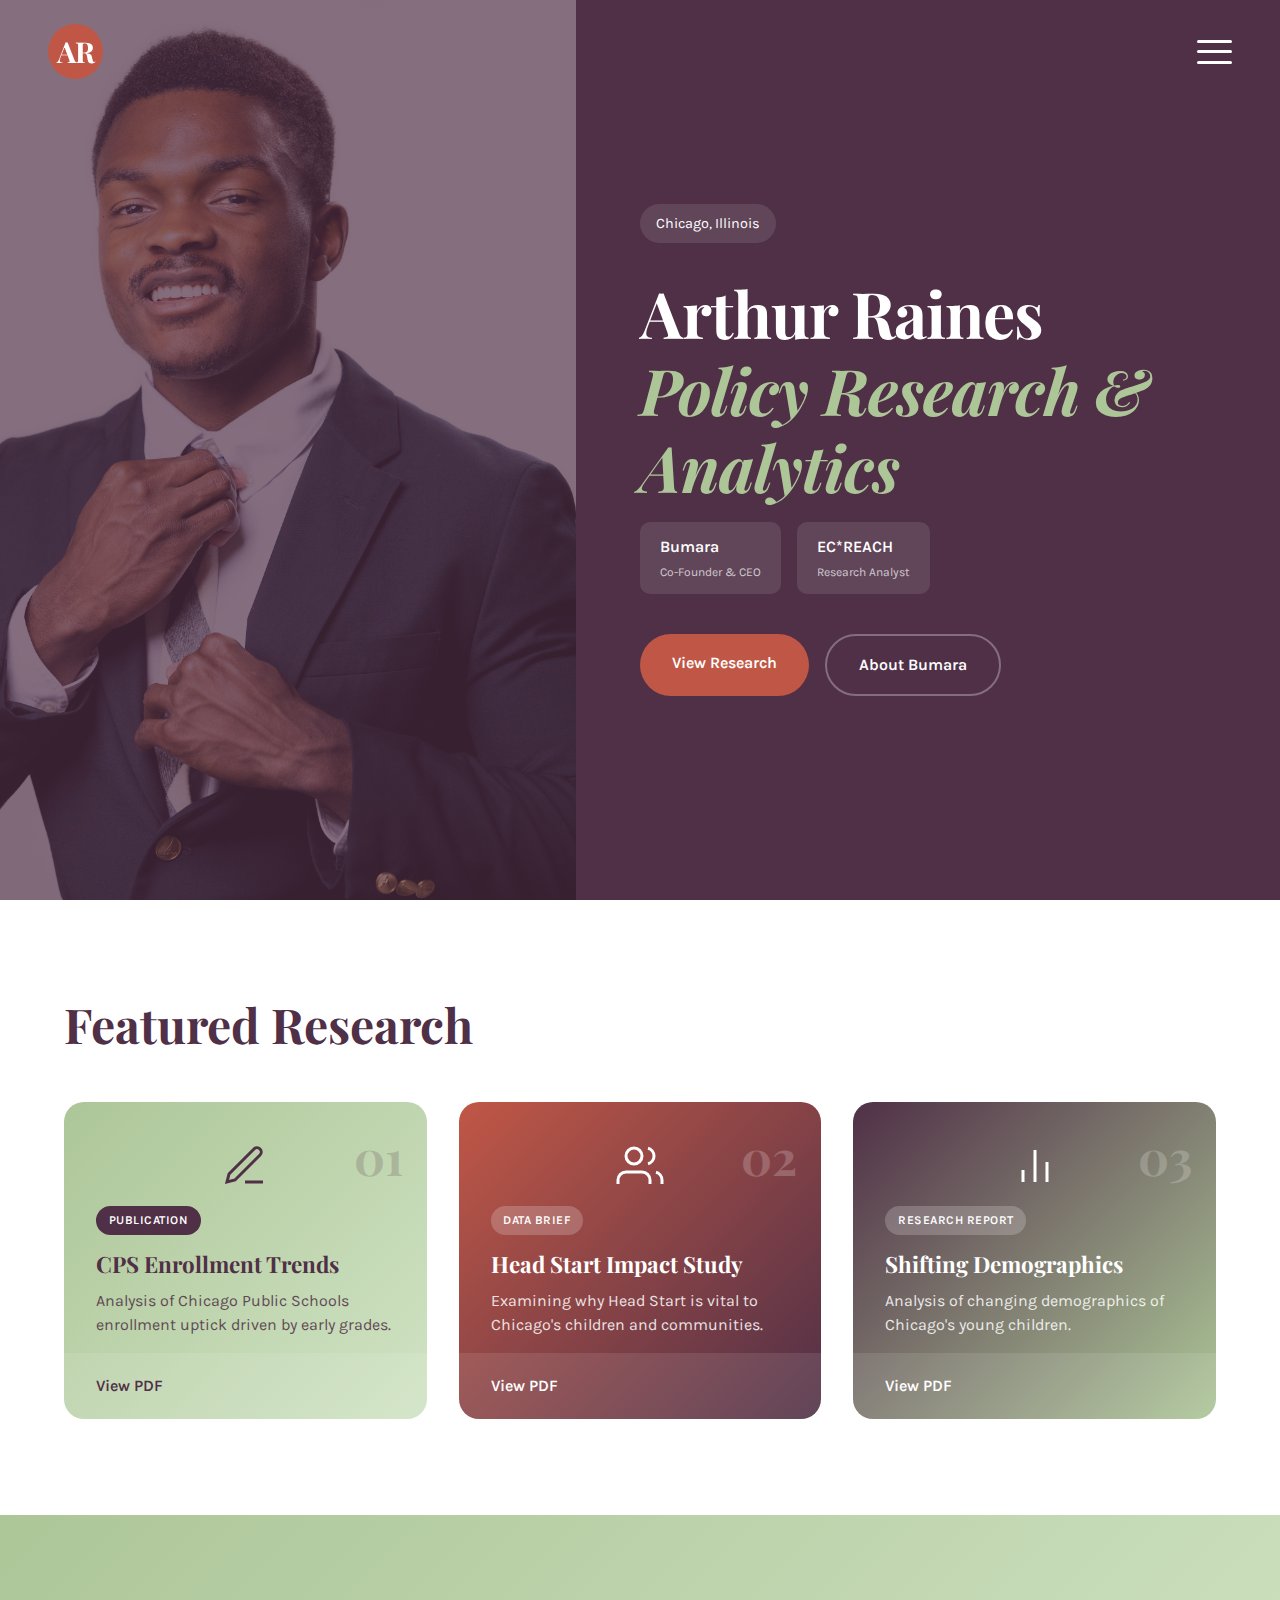
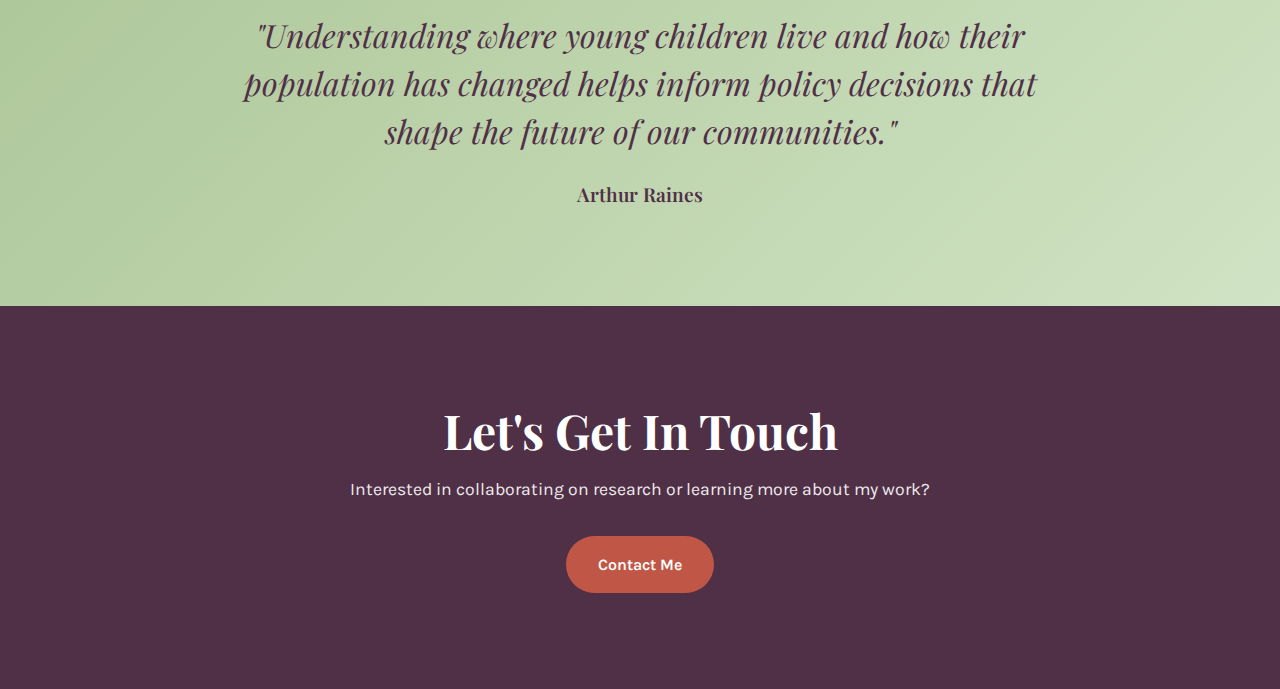
<file: index.html>
<!DOCTYPE html>
<html lang="en">
<head>
    <meta charset="UTF-8">
    <meta name="viewport" content="width=device-width, initial-scale=1.0">
    <title>Arthur Raines | Policy Research & Data Analytics</title>
    <link rel="preconnect" href="https://fonts.googleapis.com">
    <link rel="preconnect" href="https://fonts.gstatic.com" crossorigin>
    <link href="https://fonts.googleapis.com/css2?family=Playfair+Display:ital,wght@0,400;0,600;0,700;1,400&family=Karla:wght@400;500;600;700&display=swap" rel="stylesheet">
    <link rel="stylesheet" href="css/main.css">
    <link rel="stylesheet" href="css/home.css">
</head>
<body>
<!-- Navigation -->
<nav class="nav nav--dark">
    <a href="index.html" class="logo logo--light">AR</a>
    <div class="hamburger hamburger--light" id="hamburger">
        <span></span>
        <span></span>
        <span></span>
    </div>
</nav>

<!-- Nav Overlay -->
<div class="nav-overlay" id="navOverlay">
    <ul class="nav-menu">
        <li><a href="index.html">Home</a></li>
        <li><a href="#research">Research</a></li>
        <li><a href="bumara.html">Bumara</a></li>
        <li><a href="about.html">About</a></li>
        <li><a href="#contact" class="cta">Get In Touch</a></li>
    </ul>
</div>

<!-- Hero -->
<section class="hero">
    <div class="hero__image">
        <div class="hero__placeholder">
            <img src="images/me.JPG" alt="Arthur Raines" class="hero__img">
        </div>
    </div>
    <div class="hero__content">
        <p class="hero__location">Chicago, Illinois</p>
        <h1 class="hero__title">
            Arthur Raines<br>
            <em>Policy Research & Analytics</em>
        </h1>
<!--        <p class="hero__text">-->
<!--            Transforming complex data into actionable insights for early childhood education policy.-->
<!--        </p>-->
        <div class="hero__tags">
            <span class="tag">Bumara<small>Co-Founder & CEO</small></span>
            <span class="tag">EC*REACH<small>Research Analyst</small></span>
        </div>
        <div class="hero__buttons">
            <a href="#research" class="btn btn--primary">View Research</a>
            <a href="bumara.html" class="btn btn--outline-light">About Bumara</a>
        </div>
    </div>
</section>

<!-- Research -->
<section class="research" id="research">
    <h2 class="research__title">Featured Research</h2>
    <div class="research__grid">
        <article class="card card--sage">
            <span class="card__number">01</span>
            <div class="card__icon">
                <svg width="48" height="48" viewBox="0 0 24 24" fill="none" stroke="currentColor" stroke-width="1.5">
                    <path d="M12 20h9M16.5 3.5a2.1 2.1 0 013 3L7 19l-4 1 1-4L16.5 3.5z"/>
                </svg>
            </div>
            <span class="card__label">Publication</span>
            <h3>CPS Enrollment Trends</h3>
            <p>Analysis of Chicago Public Schools enrollment uptick driven by early grades.</p>
            <a href="research/CPS_Enrollment.pdf" target="_blank">View PDF</a>
        </article>

        <article class="card card--rust">
            <span class="card__number">02</span>
            <div class="card__icon">
                <svg width="48" height="48" viewBox="0 0 24 24" fill="none" stroke="currentColor" stroke-width="1.5">
                    <path d="M17 21v-2a4 4 0 00-4-4H5a4 4 0 00-4 4v2"/>
                    <circle cx="9" cy="7" r="4"/>
                    <path d="M23 21v-2a4 4 0 00-3-3.87M16 3.13a4 4 0 010 7.75"/>
                </svg>
            </div>
            <span class="card__label">Data Brief</span>
            <h3>Head Start Impact Study</h3>
            <p>Examining why Head Start is vital to Chicago's children and communities.</p>
            <a href="research/Headstart.pdf" target="_blank">View PDF</a>
        </article>

        <article class="card card--plum">
            <span class="card__number">03</span>
            <div class="card__icon">
                <svg width="48" height="48" viewBox="0 0 24 24" fill="none" stroke="currentColor" stroke-width="1.5">
                    <line x1="18" y1="20" x2="18" y2="10"/>
                    <line x1="12" y1="20" x2="12" y2="4"/>
                    <line x1="6" y1="20" x2="6" y2="14"/>
                </svg>
            </div>
            <span class="card__label">Research Report</span>
            <h3>Shifting Demographics</h3>
            <p>Analysis of changing demographics of Chicago's young children.</p>
            <a href="research/Demography_Memo.pdf" target="_blank">View PDF</a>
        </article>
    </div>
</section>

<!-- Quote -->
<section class="quote">
    <blockquote>
        "Understanding where young children live and how their population has changed helps inform policy decisions that shape the future of our communities."
    </blockquote>
    <cite>Arthur Raines</cite>
</section>

<!-- Contact -->
<section class="contact" id="contact">
    <h2>Let's Get In Touch</h2>
    <p>Interested in collaborating on research or learning more about my work?</p>
    <a href="mailto:arthur.h.raines@gmail.com" class="btn btn--primary">Contact Me</a>
</section>
<script src="js/main.js"></script>
</body>
</html>
</file>
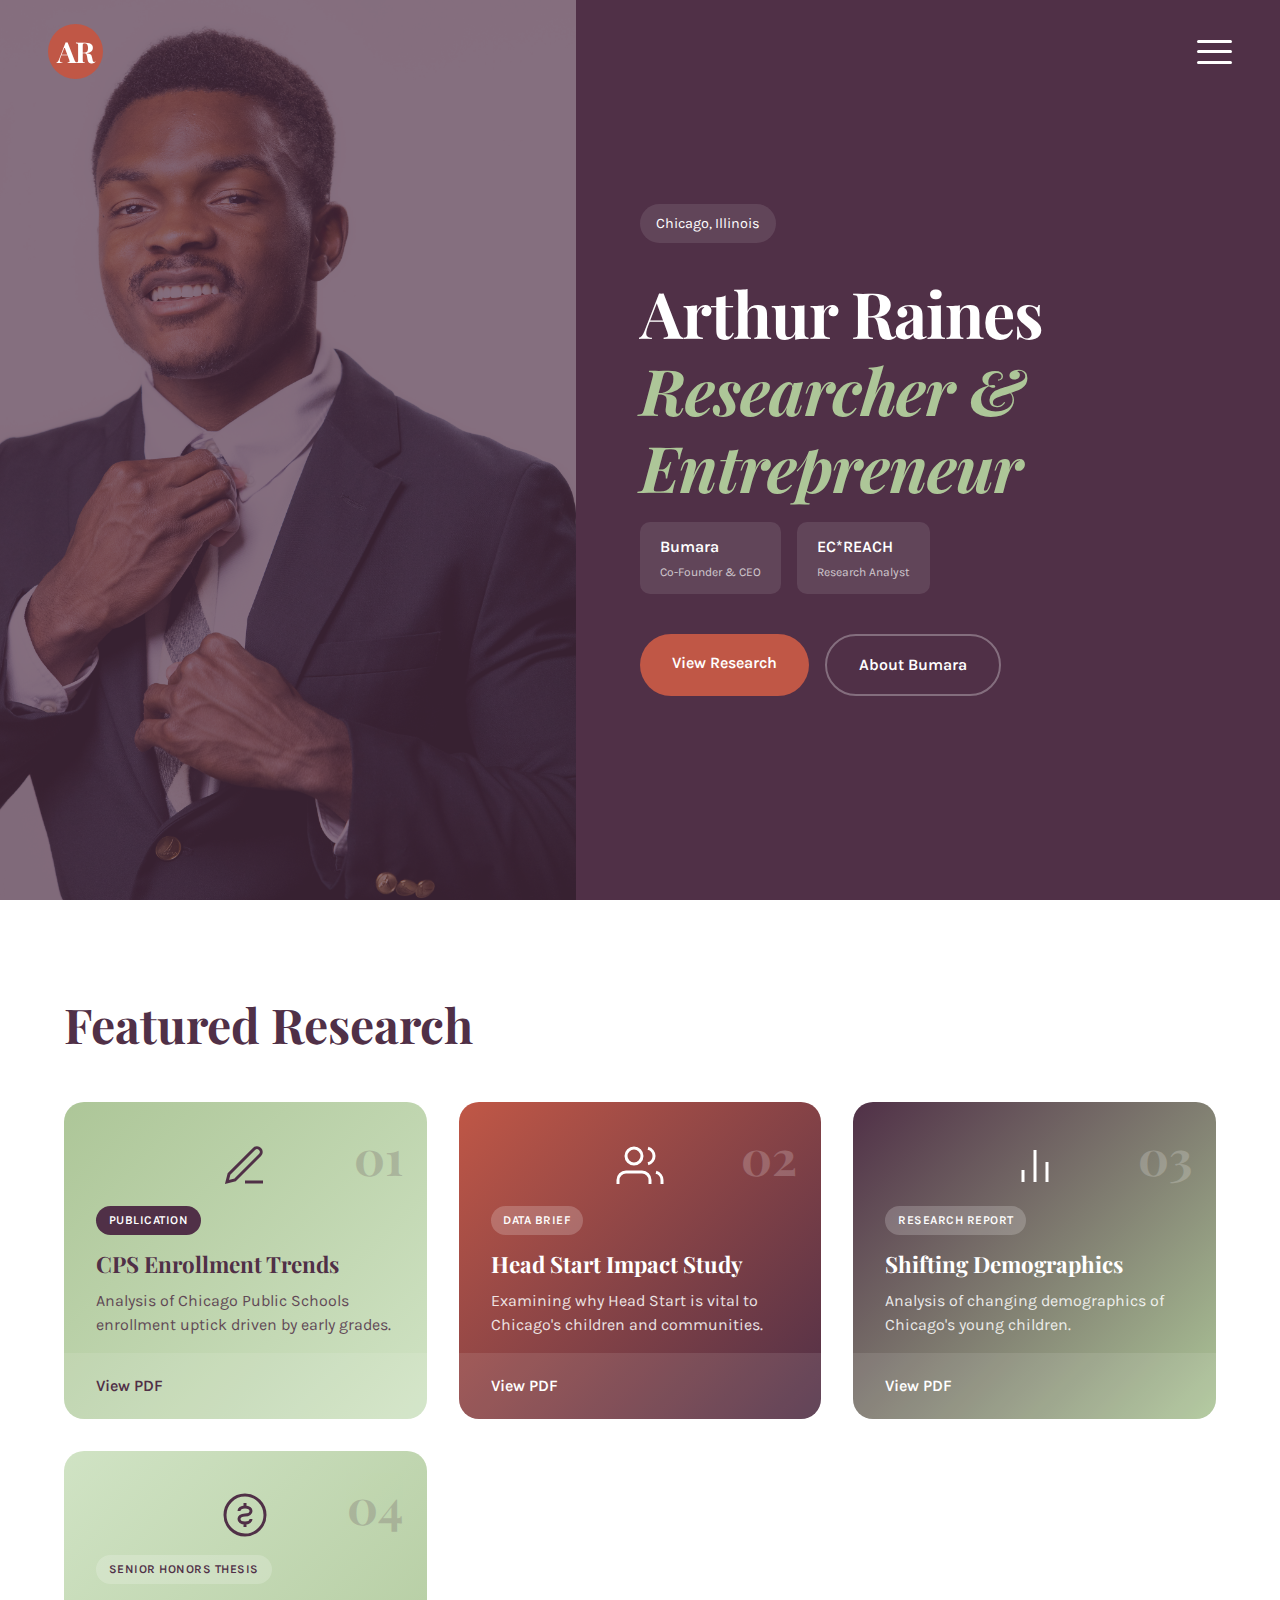
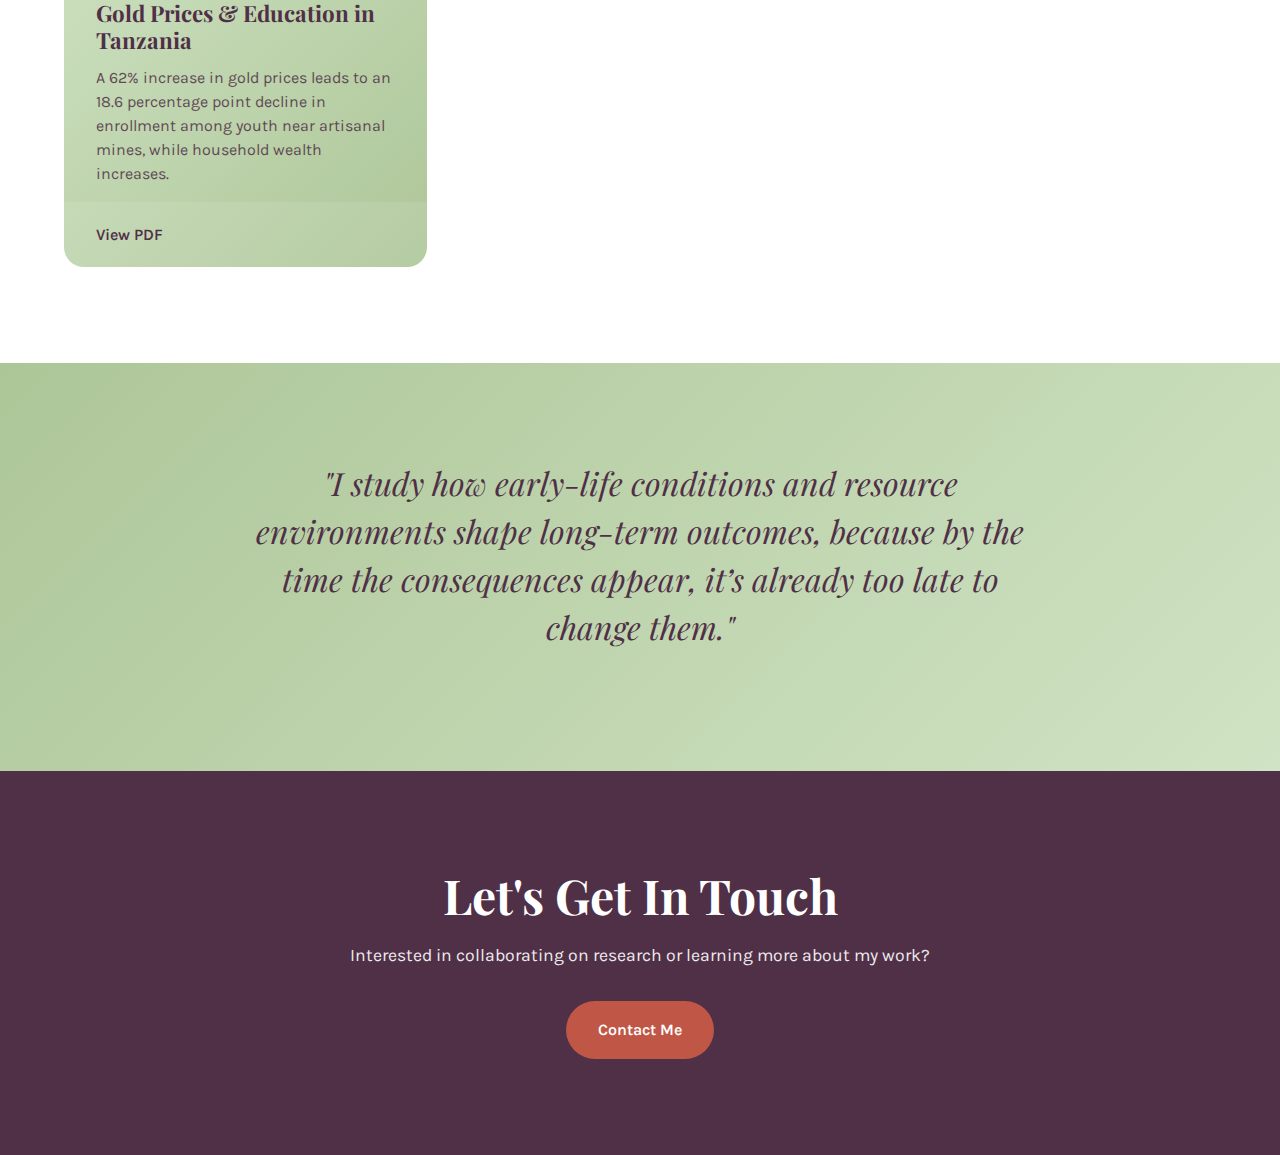
<file: Arthur.H.Raines.html>
<!DOCTYPE html>
<html lang="en">
<head>
    <meta charset="UTF-8">
    <meta name="viewport" content="width=device-width, initial-scale=1.0">
    <title>Arthur Raines | Researcher & Entrepreneur</title>
    <link rel="icon" type="image/png" href="images/Favicon.png">
    <link rel="preconnect" href="https://fonts.googleapis.com">
    <link rel="preconnect" href="https://fonts.gstatic.com" crossorigin>
    <link href="https://fonts.googleapis.com/css2?family=Playfair+Display:ital,wght@0,400;0,600;0,700;1,400&family=Karla:wght@400;500;600;700&display=swap" rel="stylesheet">
    <link rel="stylesheet" href="css/main.css">
    <link rel="stylesheet" href="css/home.css">
</head>
<body>
<!-- Navigation -->
<nav class="nav nav--dark">
    <a href="Arthur.H.Raines.html" class="logo logo--light">AR</a>
    <div class="hamburger hamburger--light" id="hamburger">
        <span></span>
        <span></span>
        <span></span>
    </div>
</nav>

<!-- Nav Overlay -->
<div class="nav-overlay" id="navOverlay">
    <ul class="nav-menu">
        <li><a href="Arthur.H.Raines.html">Home</a></li>
        <li><a href="#research">Research</a></li>
        <li><a href="bumara.html">Bumara</a></li>
        <li><a href="about.html">About</a></li>
        <li><a href="#contact" class="cta">Get In Touch</a></li>
    </ul>
</div>

<!-- Hero -->
<section class="hero">
    <div class="hero__image">
        <div class="hero__placeholder">
            <img src="images/me.JPG" alt="Arthur Raines" class="hero__img">
        </div>
    </div>
    <div class="hero__content">
        <p class="hero__location">Chicago, Illinois</p>
        <h1 class="hero__title">
            Arthur Raines<br>
            <em>Researcher & Entrepreneur</em>
        </h1>
<!--        <p class="hero__text">-->
<!--            Transforming complex data into actionable insights for early childhood education policy.-->
<!--        </p>-->
        <div class="hero__tags">
            <span class="tag">Bumara<small>Co-Founder & CEO</small></span>
            <span class="tag">EC*REACH<small>Research Analyst</small></span>
        </div>
        <div class="hero__buttons">
            <a href="#research" class="btn btn--primary">View Research</a>
            <a href="bumara.html" class="btn btn--outline-light">About Bumara</a>
        </div>
    </div>
</section>

<!-- Research -->
<section class="research" id="research">
    <h2 class="research__title">Featured Research</h2>
    <div class="research__grid">
        <article class="card card--sage">
            <span class="card__number">01</span>
            <div class="card__icon">
                <svg width="48" height="48" viewBox="0 0 24 24" fill="none" stroke="currentColor" stroke-width="1.5">
                    <path d="M12 20h9M16.5 3.5a2.1 2.1 0 013 3L7 19l-4 1 1-4L16.5 3.5z"/>
                </svg>
            </div>
            <span class="card__label">Publication</span>
            <h3>CPS Enrollment Trends</h3>
            <p>Analysis of Chicago Public Schools enrollment uptick driven by early grades.</p>
            <a href="research/CPS_Enrollment.pdf" target="_blank">View PDF</a>
        </article>

        <article class="card card--rust">
            <span class="card__number">02</span>
            <div class="card__icon">
                <svg width="48" height="48" viewBox="0 0 24 24" fill="none" stroke="currentColor" stroke-width="1.5">
                    <path d="M17 21v-2a4 4 0 00-4-4H5a4 4 0 00-4 4v2"/>
                    <circle cx="9" cy="7" r="4"/>
                    <path d="M23 21v-2a4 4 0 00-3-3.87M16 3.13a4 4 0 010 7.75"/>
                </svg>
            </div>
            <span class="card__label">Data Brief</span>
            <h3>Head Start Impact Study</h3>
            <p>Examining why Head Start is vital to Chicago's children and communities.</p>
            <a href="research/Headstart.pdf" target="_blank">View PDF</a>
        </article>

        <article class="card card--plum">
            <span class="card__number">03</span>
            <div class="card__icon">
                <svg width="48" height="48" viewBox="0 0 24 24" fill="none" stroke="currentColor" stroke-width="1.5">
                    <line x1="18" y1="20" x2="18" y2="10"/>
                    <line x1="12" y1="20" x2="12" y2="4"/>
                    <line x1="6" y1="20" x2="6" y2="14"/>
                </svg>
            </div>
            <span class="card__label">Research Report</span>
            <h3>Shifting Demographics</h3>
            <p>Analysis of changing demographics of Chicago's young children.</p>
            <a href="research/Demography_Memo.pdf" target="_blank">View PDF</a>
        </article>

        <article class="card card--gold">
            <span class="card__number">04</span>
            <div class="card__icon">
                <svg width="48" height="48" viewBox="0 0 24 24" fill="none" stroke="currentColor" stroke-width="1.5">
                    <circle cx="12" cy="12" r="10"/>
                    <path d="M12 6v2m0 8v2M9 10c0-1 1-2 3-2s3 1 3 2-1 2-3 2-3 1-3 2 1 2 3 2 3-1 3-2"/>
                </svg>
            </div>
            <span class="card__label">Senior Honors Thesis</span>
            <h3>Gold Prices & Education in Tanzania</h3>
            <p>A 62% increase in gold prices leads to an 18.6 percentage point decline in enrollment among youth near artisanal mines, while household wealth increases.</p>
            <a href="research/Raines_Arthur_Thesis.pdf" target="_blank">View PDF</a>
        </article>
    </div>
</section>

<!-- Quote -->
<section class="quote">
    <blockquote>
        "I study how early‑life conditions and resource environments shape long‑term outcomes, because by the time the consequences appear, it’s already too late to change them."
    </blockquote>
</section>

<!-- Contact -->
<section class="contact" id="contact">
    <h2>Let's Get In Touch</h2>
    <p>Interested in collaborating on research or learning more about my work?</p>
    <a id="contact-me" class="btn btn--primary">Contact Me</a>
</section>
<script src="js/main.js"></script>
<script src="https://www.google.com/recaptcha/api.js"></script>
</body>
</html>
</file>
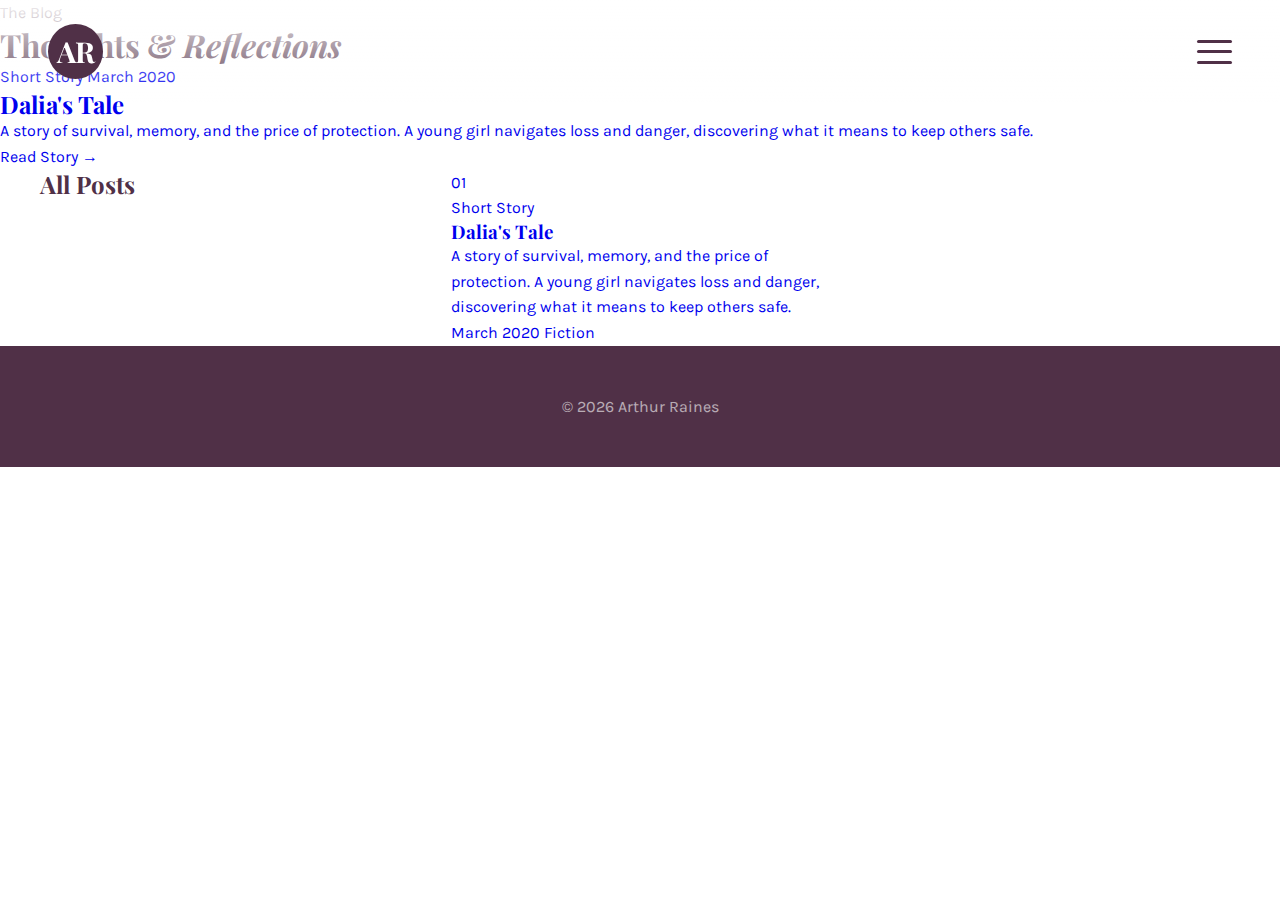
<file: blog.html>
<!DOCTYPE html>
<html lang="en">
<head>
    <meta charset="UTF-8">
    <meta name="viewport" content="width=device-width, initial-scale=1.0">
    <title>Blog | Arthur Raines</title>
    <link rel="icon" type="image/png" href="images/Favicon.png">
    <link rel="preconnect" href="https://fonts.googleapis.com">
    <link rel="preconnect" href="https://fonts.gstatic.com" crossorigin>
    <link href="https://fonts.googleapis.com/css2?family=Playfair+Display:ital,wght@0,400;0,600;0,700;1,400&family=Karla:wght@400;500;600;700&display=swap" rel="stylesheet">
    <link rel="stylesheet" href="css/main.css">
    <link rel="stylesheet" href="css/blog.css">
</head>
<body>
<!-- Navigation -->
<nav class="nav nav--light">
    <a href="index.html" class="logo logo--dark">AR</a>
    <div class="hamburger hamburger--dark" id="hamburger">
        <span></span>
        <span></span>
        <span></span>
    </div>
</nav>

<!-- Nav Overlay -->
<div class="nav-overlay" id="navOverlay">
    <ul class="nav-menu">
        <li><a href="index.html">Home</a></li>
        <li><a href="index.html#research">Research</a></li>
        <li><a href="bumara.html">Bumara</a></li>
        <li><a href="about.html">About</a></li>
    </ul>
</div>

<!-- Blog Header -->
<header class="blog-header">
    <div class="blog-header__content">
        <span class="blog-header__eyebrow">The Blog</span>
        <h1>Thoughts & <em>Reflections</em></h1>
    </div>
</header>

<!-- Featured Post -->
<section class="featured-post">
    <a href="dalias-tale.html" class="featured-post__link">
        <div class="featured-post__meta">
            <span class="featured-post__category">Short Story</span>
            <span class="featured-post__date">March 2020</span>
        </div>
        <h2 class="featured-post__title">Dalia's Tale</h2>
        <p class="featured-post__excerpt">A story of survival, memory, and the price of protection. A young girl navigates loss and danger, discovering what it means to keep others safe.</p>
        <span class="featured-post__read">Read Story →</span>
    </a>
</section>

<!-- Blog Grid -->
<section class="blog-grid">
    <div class="blog-grid__header">
        <h2>All Posts</h2>
    </div>

    <div class="posts-grid posts-grid--single">
        <!-- Dalia's Tale -->
        <article class="post-card" data-category="fiction">
            <a href="dalias-tale.html" class="post-card__link">
                <div class="post-card__number">01</div>
                <div class="post-card__content">
                    <span class="post-card__category">Short Story</span>
                    <h3>Dalia's Tale</h3>
                    <p>A story of survival, memory, and the price of protection. A young girl navigates loss and danger, discovering what it means to keep others safe.</p>
                    <div class="post-card__footer">
                        <span class="post-card__date">March 2020</span>
                        <span class="post-card__time">Fiction</span>
                    </div>
                </div>
            </a>
        </article>
    </div>
</section>
<footer class="footer">
    <p>© 2026 Arthur Raines</p>
</footer>

<script src="js/main.js"></script>
</body>
</html>
</file>
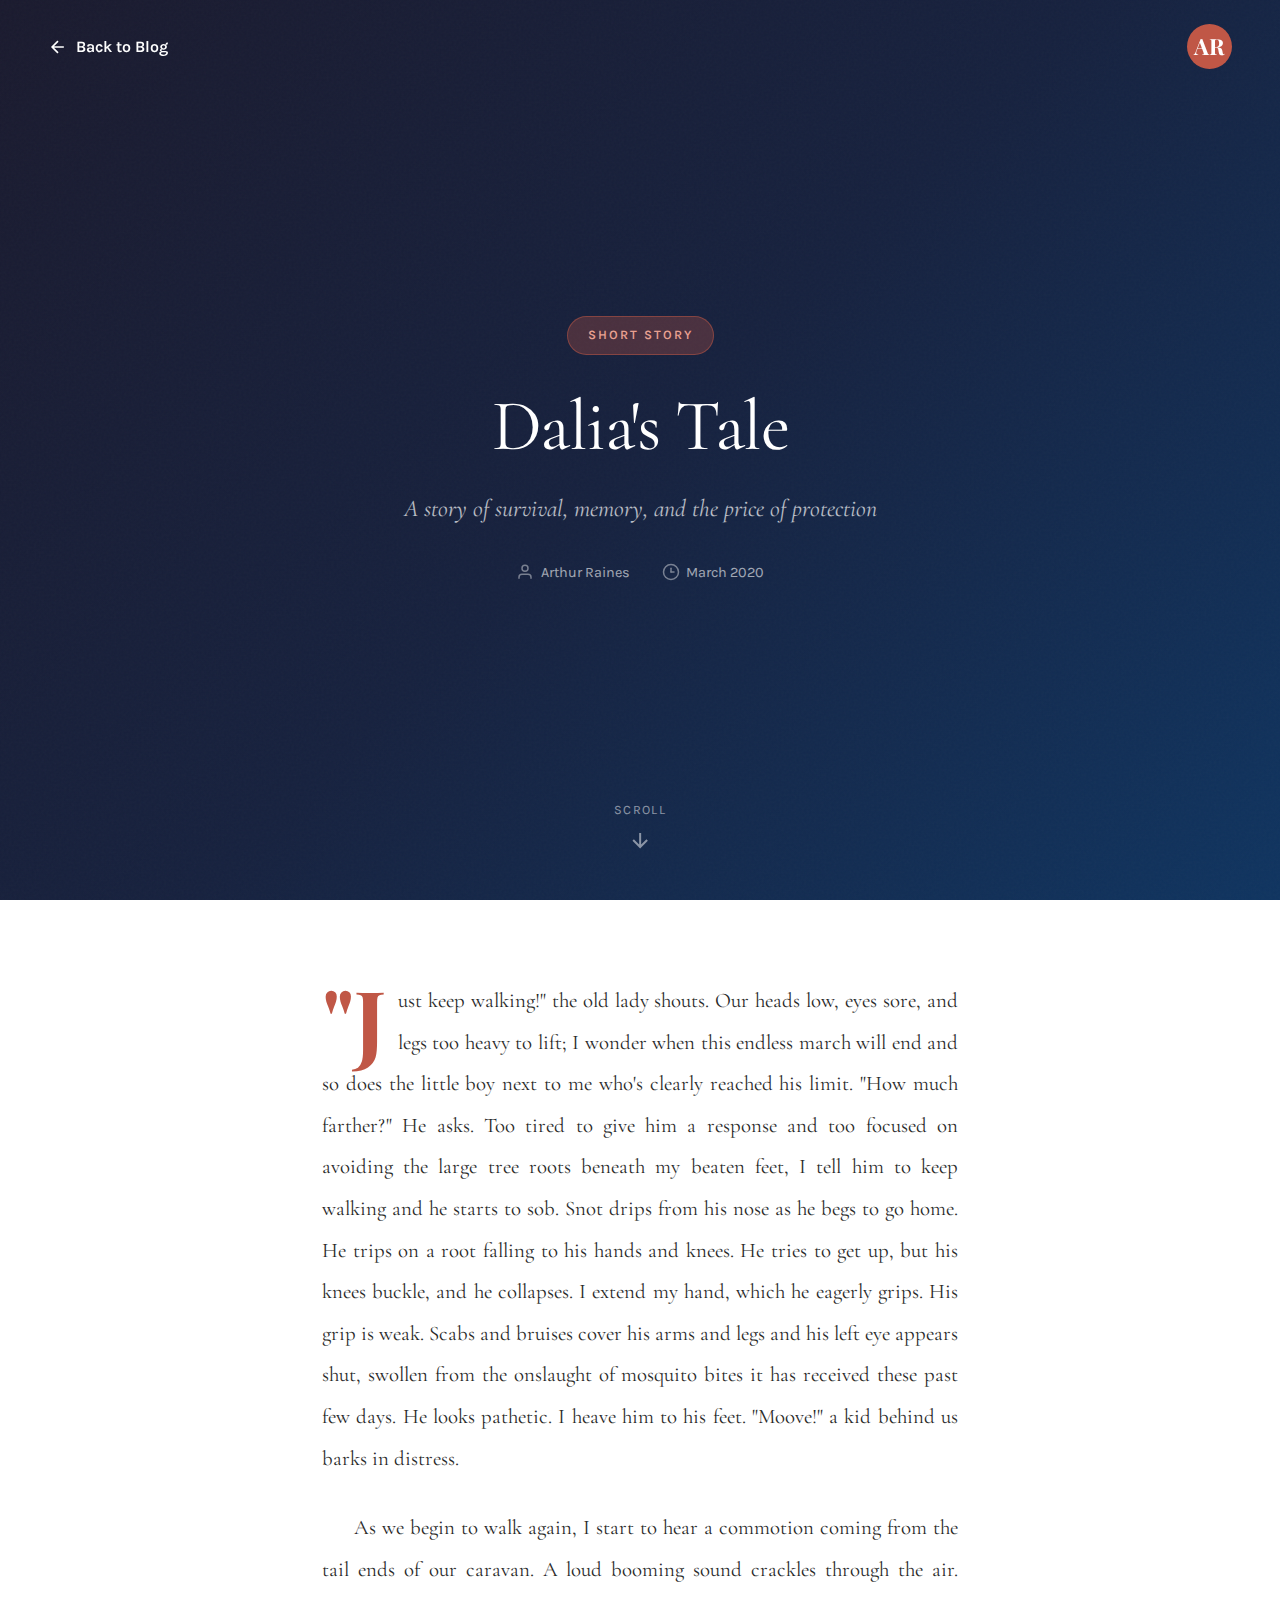
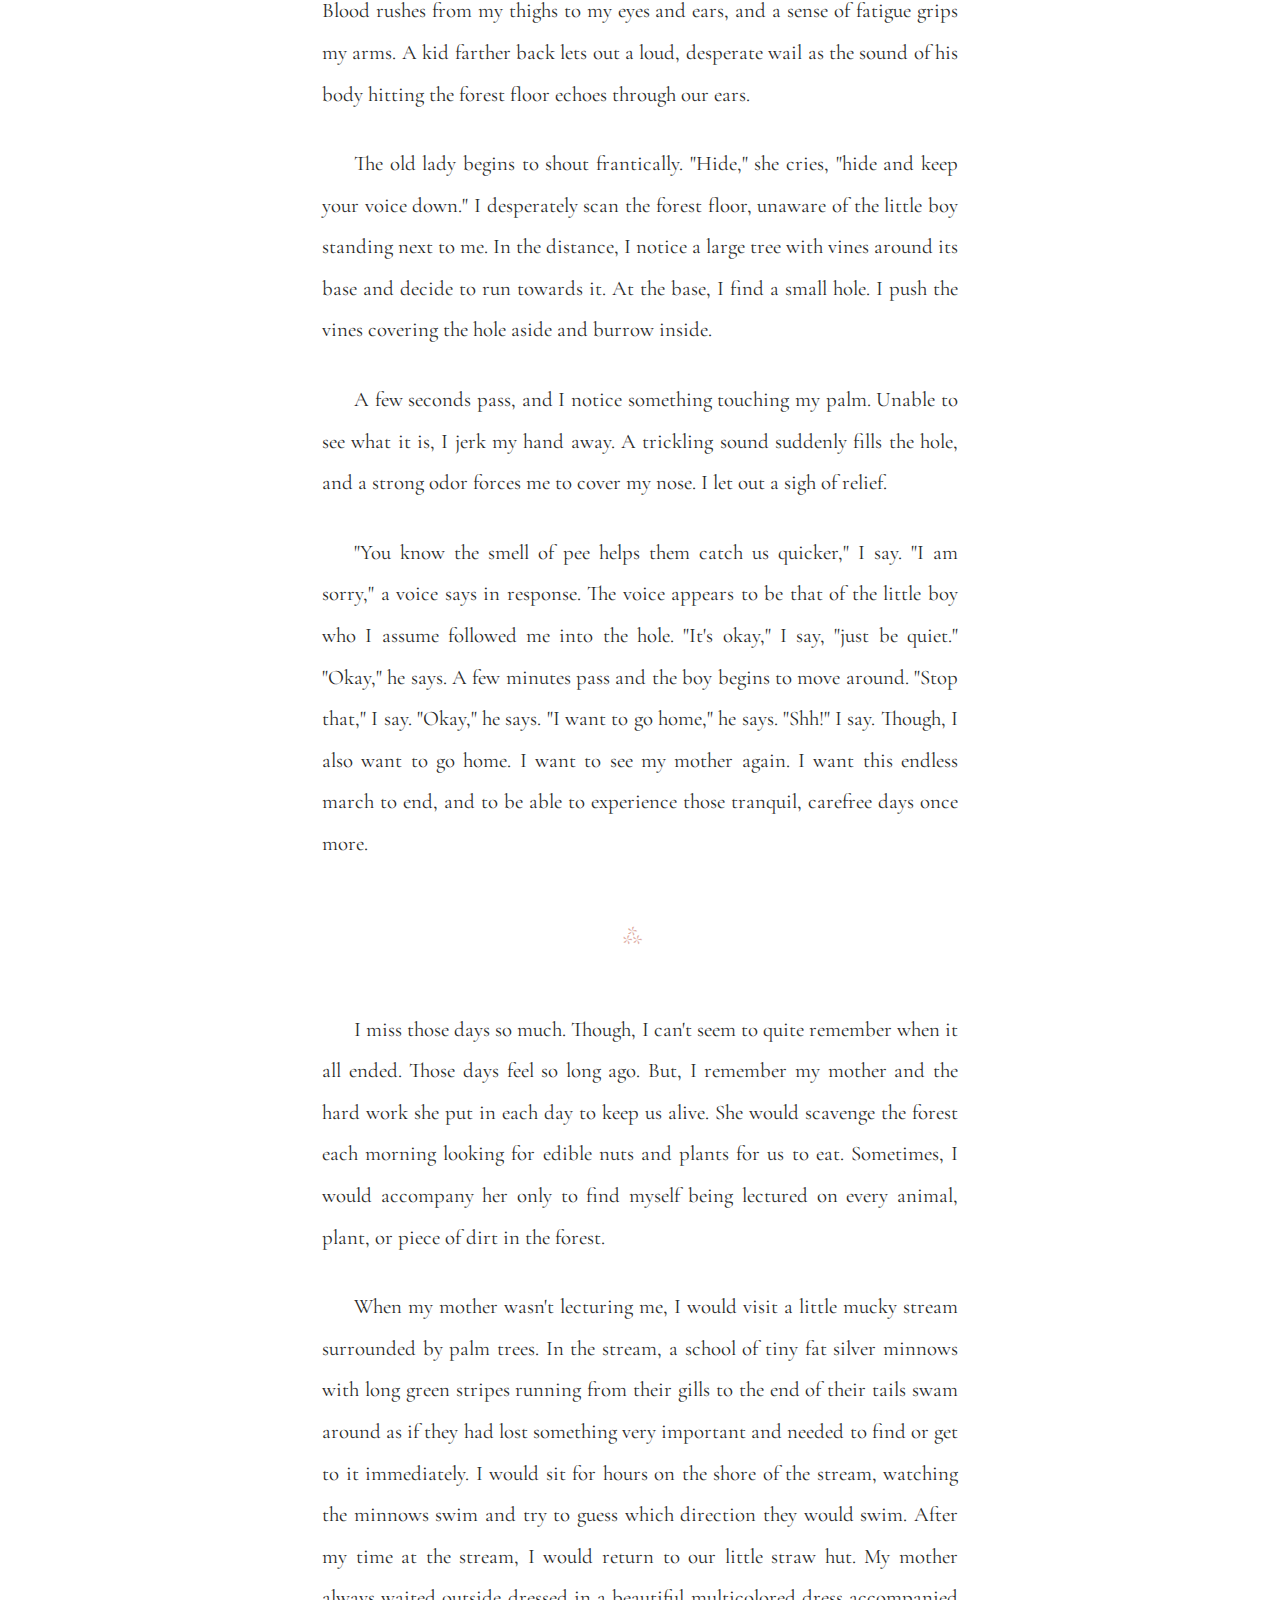
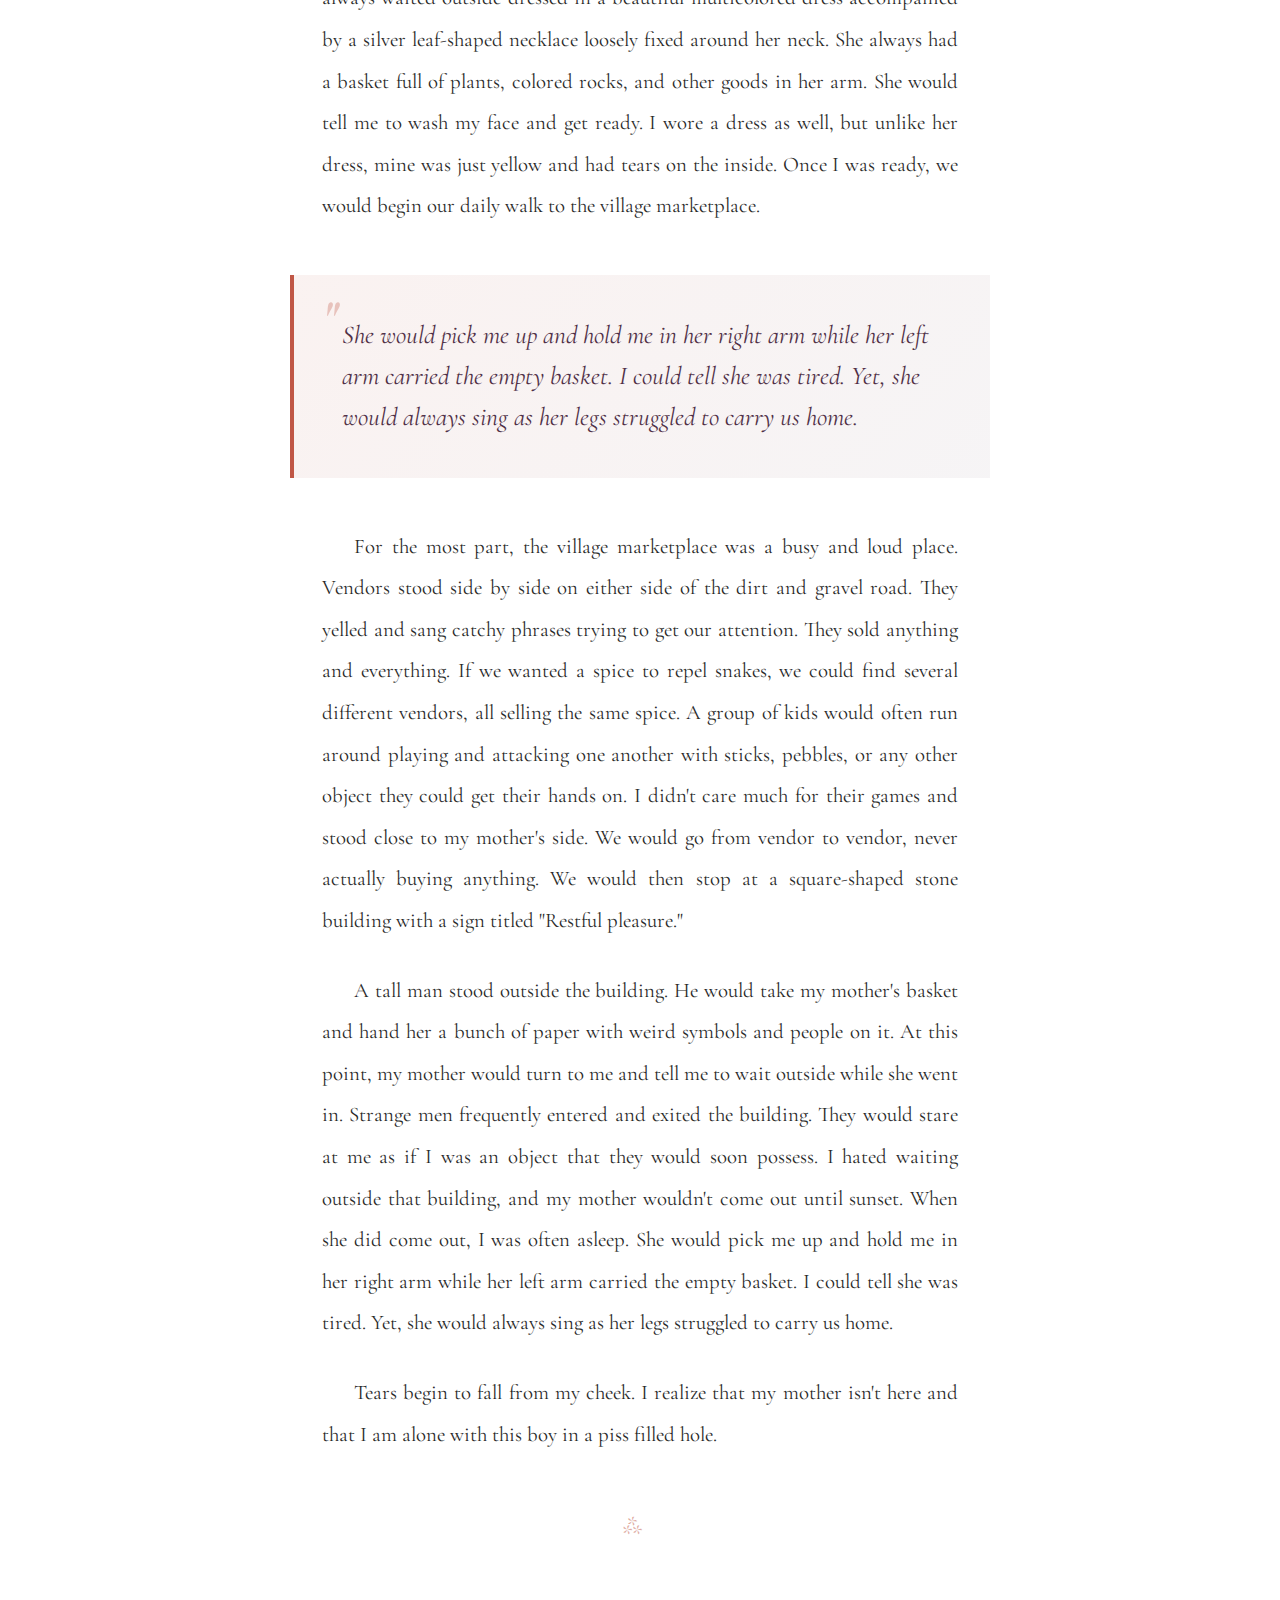
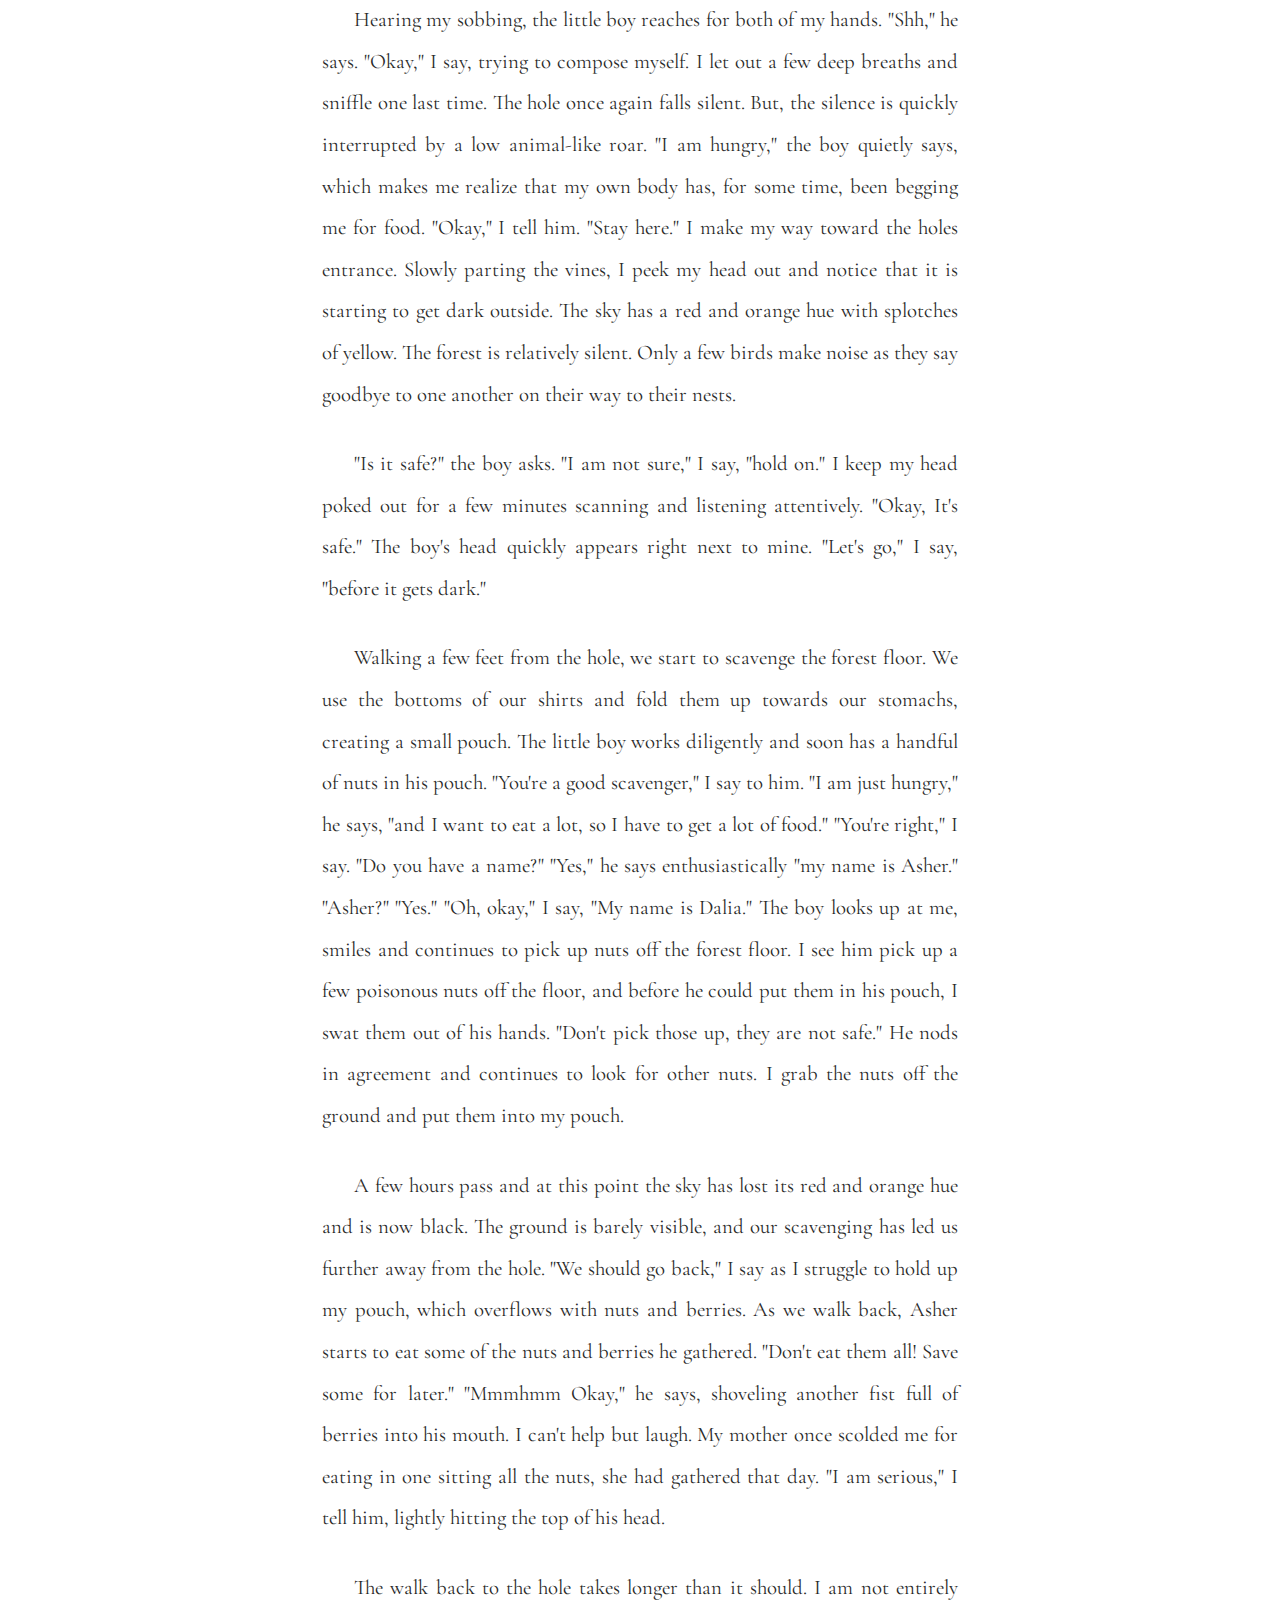
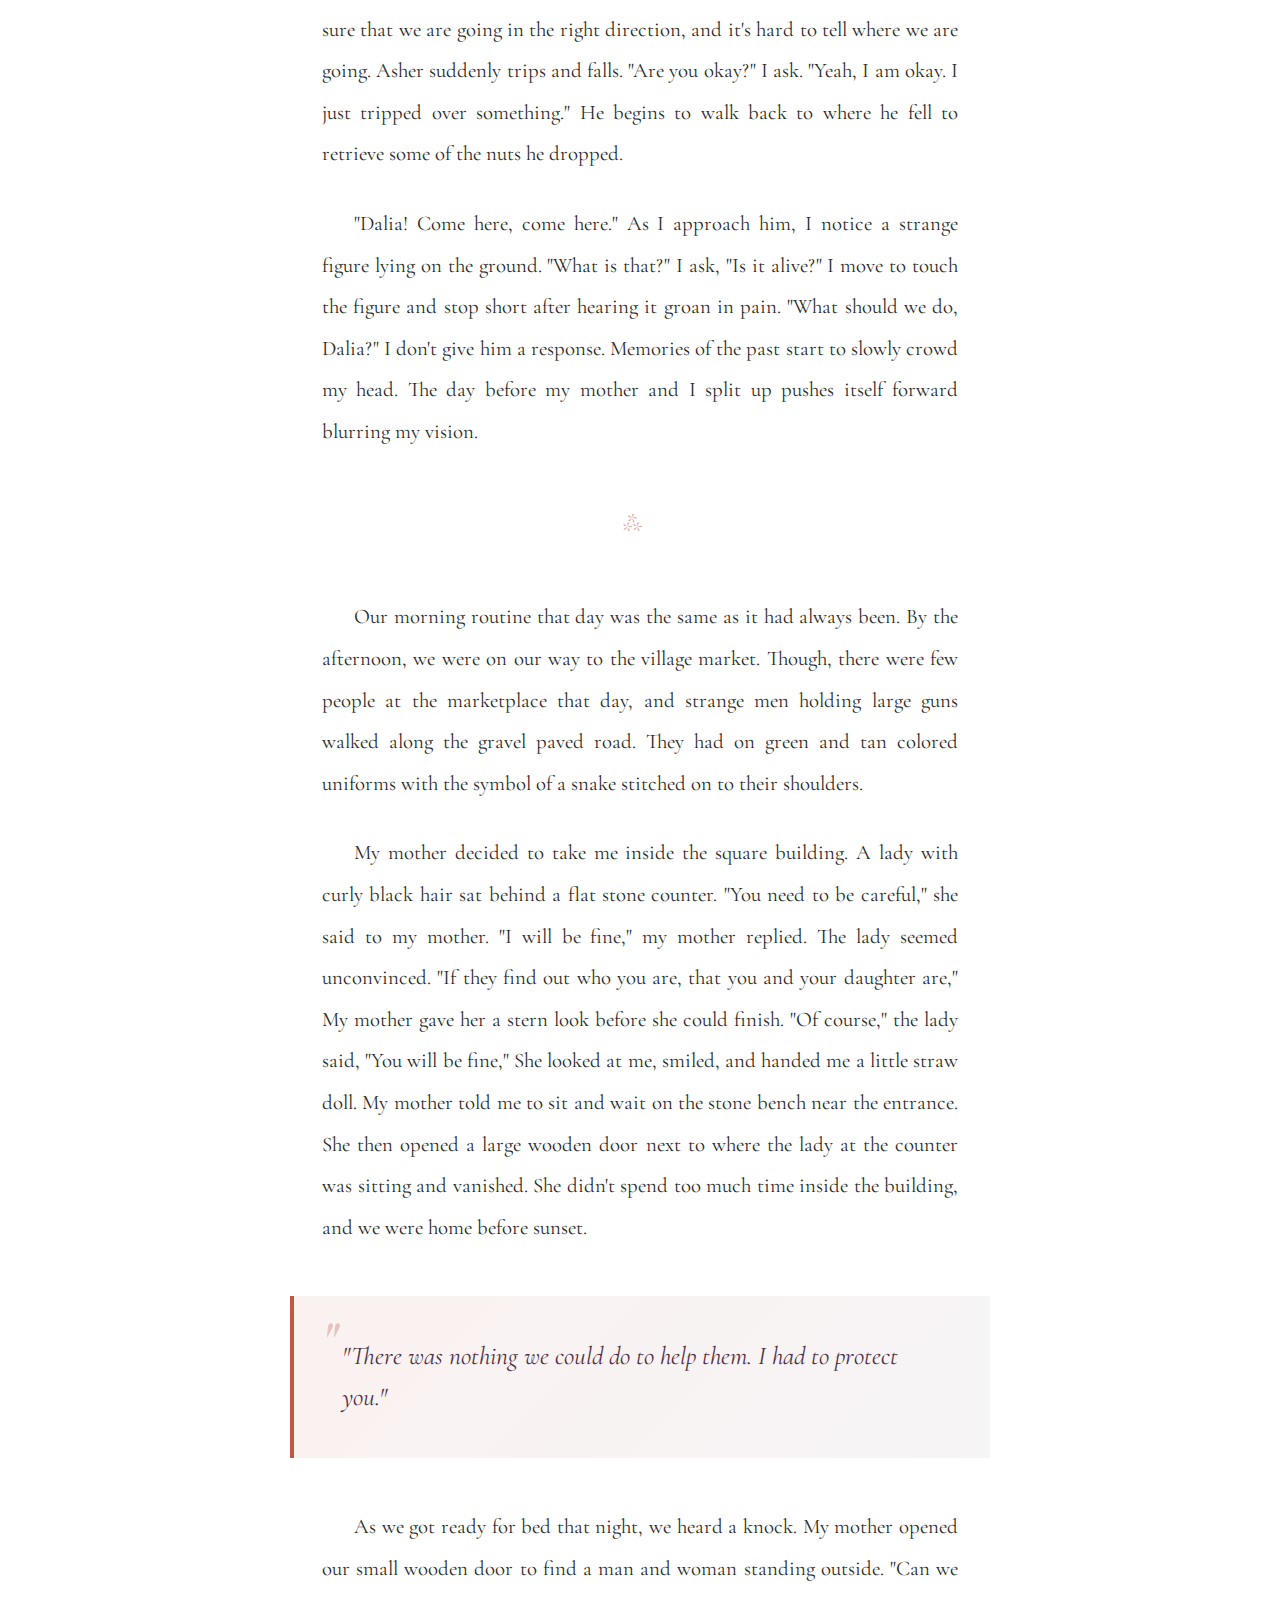
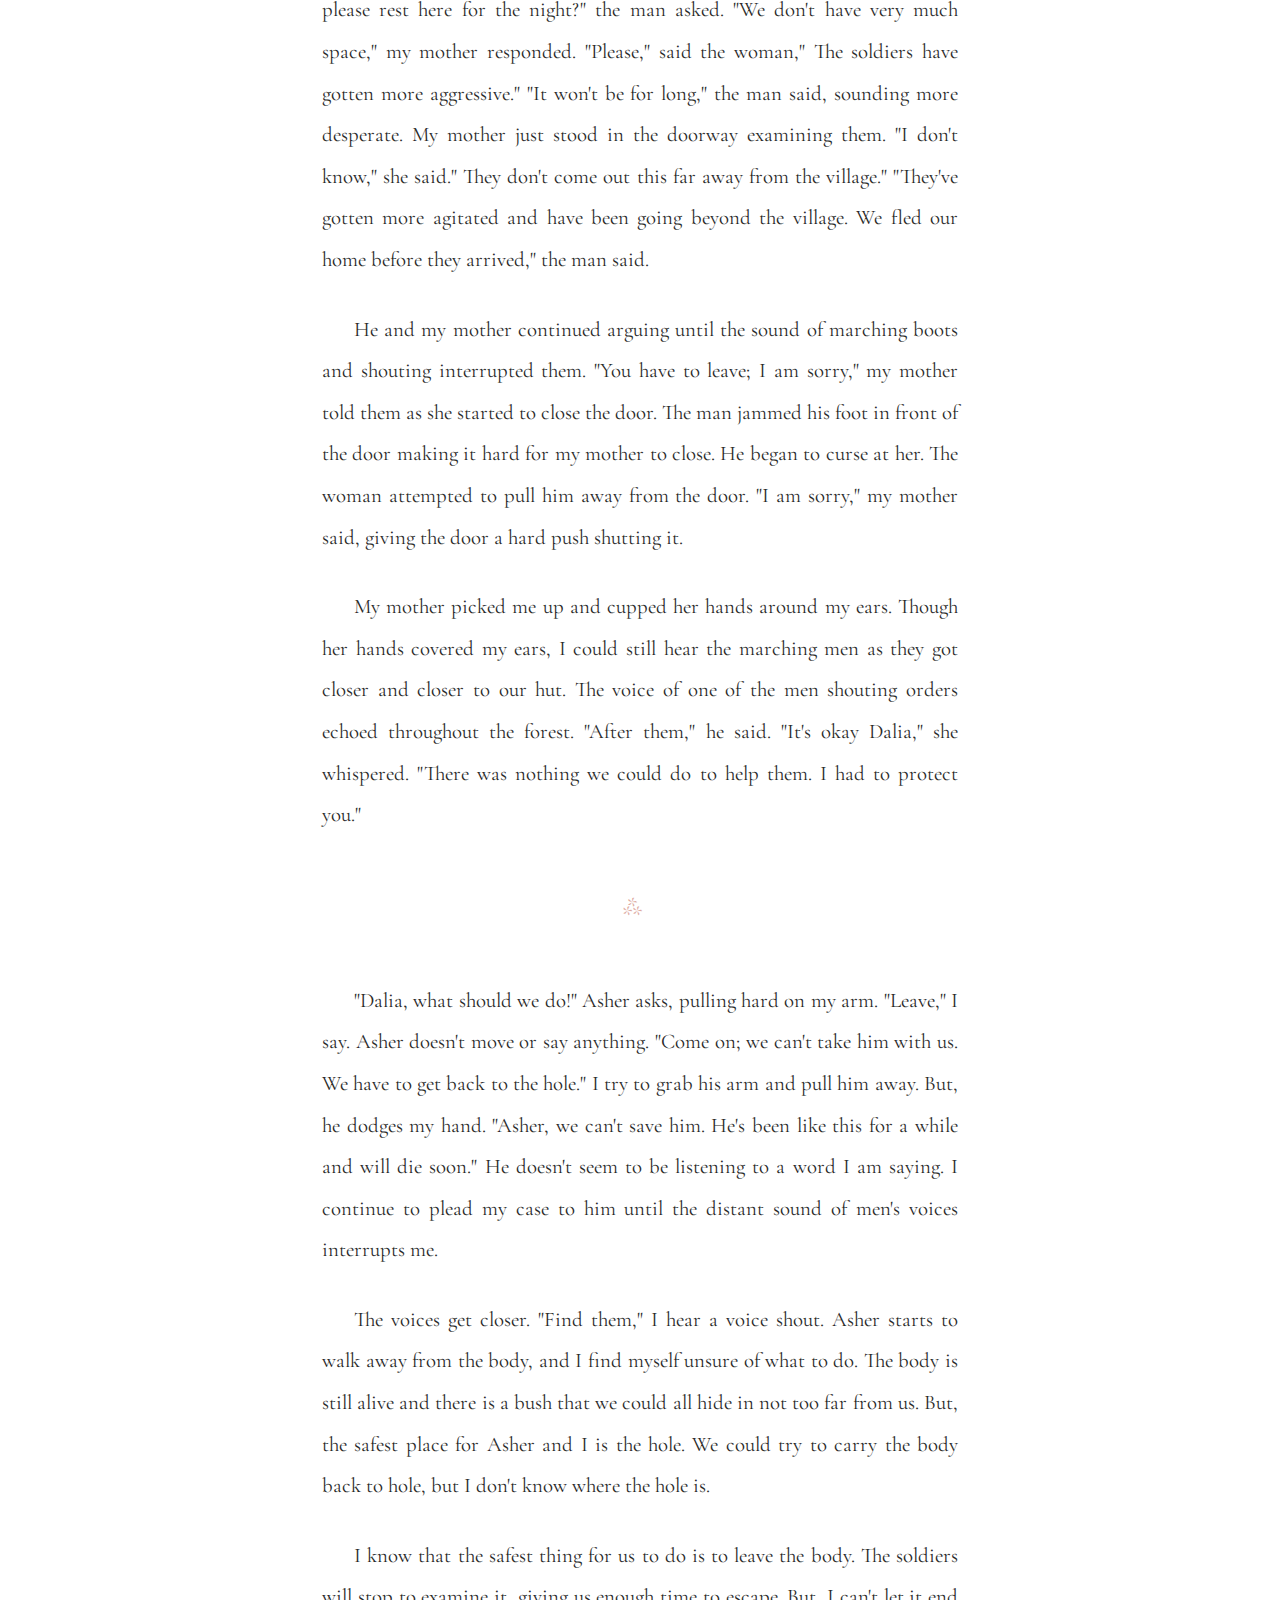
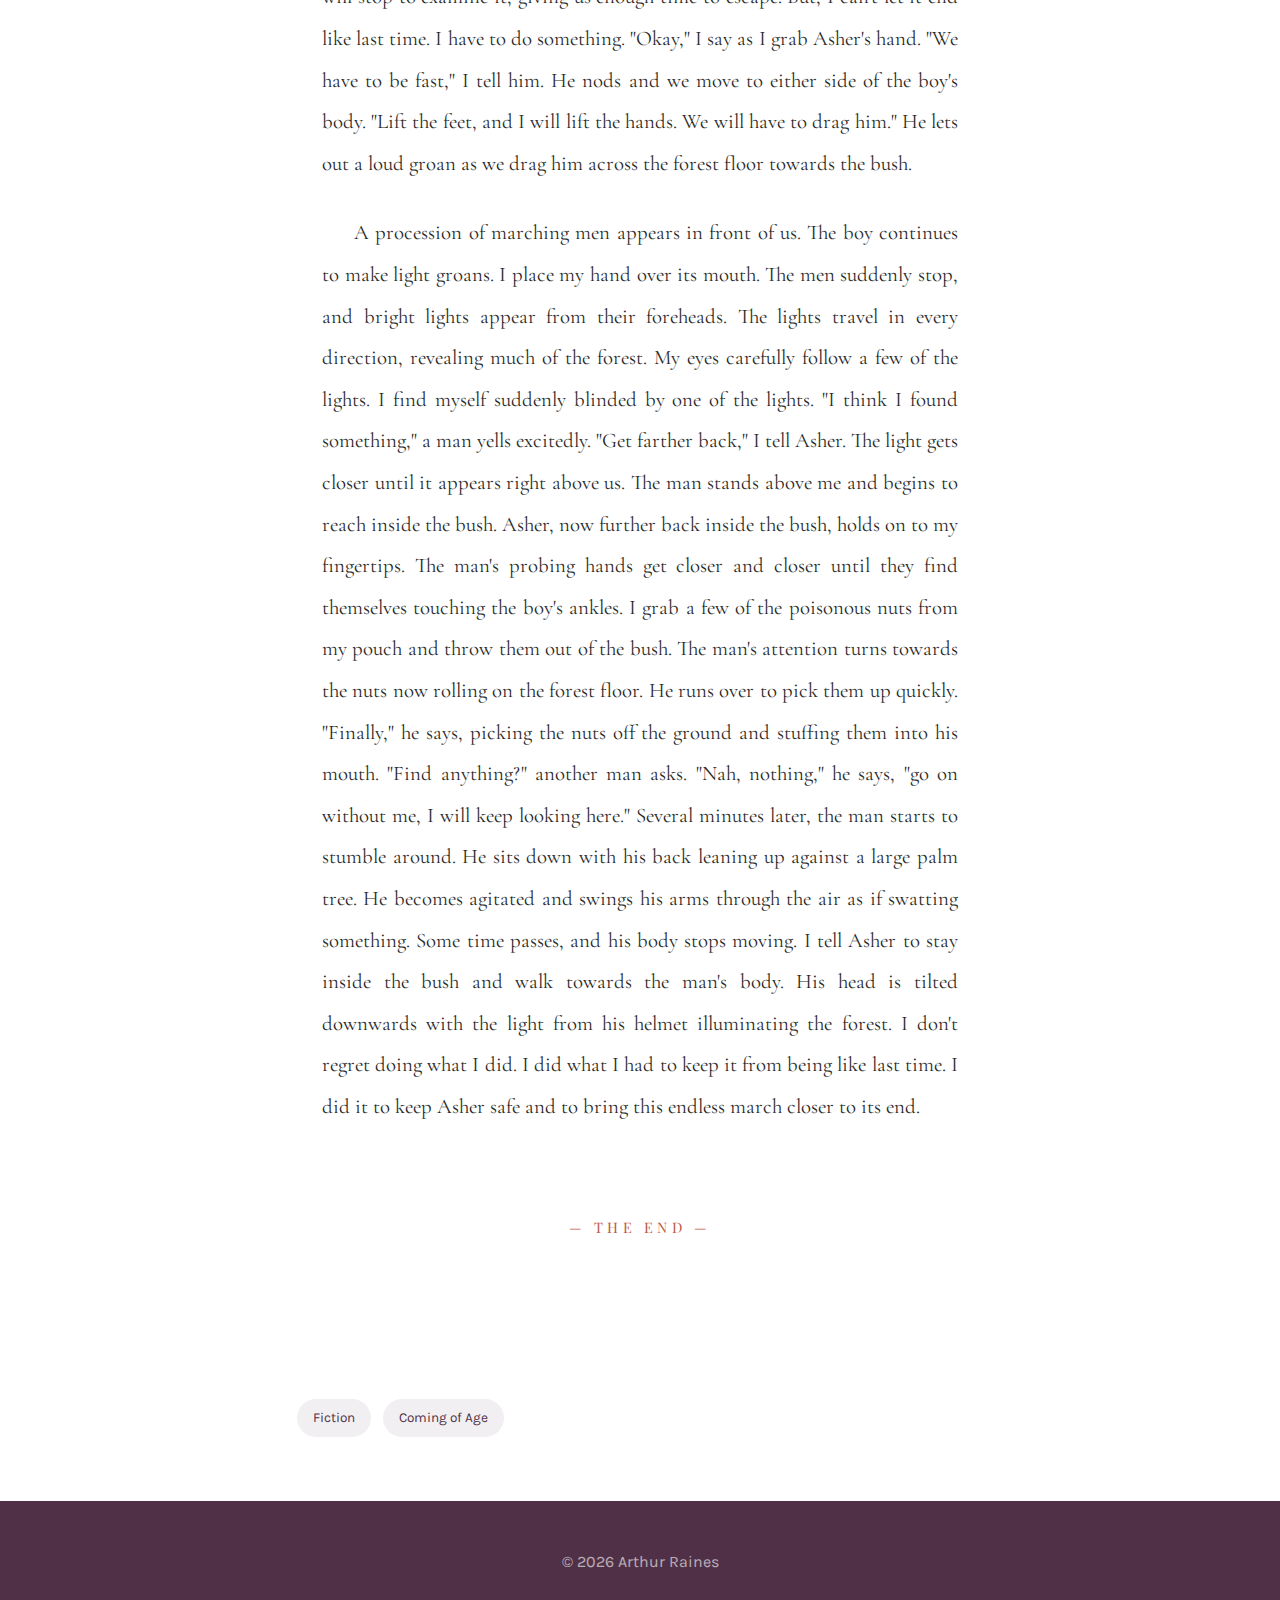
<file: dalias-tale.html>
<!DOCTYPE html>
<html lang="en">
<head>
    <meta charset="UTF-8">
    <meta name="viewport" content="width=device-width, initial-scale=1.0">
    <title>Dalia's Tale | Arthur Raines</title>
    <meta name="description" content="A young girl navigates survival, memory, and loss.">
    <link rel="icon" type="image/png" href="images/Favicon.png">
    <link rel="preconnect" href="https://fonts.googleapis.com">
    <link rel="preconnect" href="https://fonts.gstatic.com" crossorigin>
    <link href="https://fonts.googleapis.com/css2?family=Playfair+Display:ital,wght@0,400;0,600;0,700;1,400&family=Karla:wght@400;500;600;700&family=Cormorant+Garamond:ital,wght@0,400;0,500;0,600;1,400&display=swap" rel="stylesheet">
    <link rel="stylesheet" href="css/main.css">
    <link rel="stylesheet" href="css/blog.css">
</head>
<body>
<!-- Reading Progress Bar -->
<div class="reading-progress" id="readingProgress"></div>

<!-- Navigation -->
<nav class="post-nav" id="postNav">
    <a href="blog.html" class="back-link">
        <svg viewBox="0 0 24 24" fill="none" stroke="currentColor" stroke-width="2">
            <path d="M19 12H5M12 19l-7-7 7-7"/>
        </svg>
        Back to Blog
    </a>
    <a href="Arthur.H.Raines.html" class="logo logo--light" style="width: 45px; height: 45px; font-size: 1.4rem;">AR</a>
</nav>

<!-- Hero -->
<header class="story-hero">
    <div class="story-hero__content">
        <span class="story-hero__category">Short Story</span>
        <h1 class="story-hero__title">Dalia's Tale</h1>
        <p class="story-hero__subtitle">A story of survival, memory, and the price of protection</p>
        <div class="story-hero__meta">
            <span class="post-meta__item">
                <svg viewBox="0 0 24 24" fill="none" stroke="currentColor" stroke-width="2">
                    <path d="M20 21v-2a4 4 0 00-4-4H8a4 4 0 00-4 4v2"/>
                    <circle cx="12" cy="7" r="4"/>
                </svg>
                Arthur Raines
            </span>
            <span class="post-meta__item">
                <svg viewBox="0 0 24 24" fill="none" stroke="currentColor" stroke-width="2"
                     stroke-linecap="round" stroke-linejoin="round">
                    <circle cx="12" cy="12" r="10"/>
                    <line x1="12" y1="12" x2="12" y2="7"/>
                    <line x1="12" y1="12" x2="16" y2="12"/>
                </svg>
                March 2020
            </span>
        </div>
    </div>
    <div class="story-hero__scroll">
        <span style="font-size: 0.8rem; letter-spacing: 0.1em;">SCROLL</span>
        <svg viewBox="0 0 24 24" fill="none" stroke="currentColor" stroke-width="2">
            <path d="M12 5v14M19 12l-7 7-7-7"/>
        </svg>
    </div>
</header>

<!-- Story Content -->
<article class="story-content" id="storyContent">
    
    <p>"Just keep walking!" the old lady shouts. Our heads low, eyes sore, and legs too heavy to lift; I wonder when this endless march will end and so does the little boy next to me who's clearly reached his limit. "How much farther?" He asks. Too tired to give him a response and too focused on avoiding the large tree roots beneath my beaten feet, I tell him to keep walking and he starts to sob. Snot drips from his nose as he begs to go home. He trips on a root falling to his hands and knees. He tries to get up, but his knees buckle, and he collapses. I extend my hand, which he eagerly grips. His grip is weak. Scabs and bruises cover his arms and legs and his left eye appears shut, swollen from the onslaught of mosquito bites it has received these past few days. He looks pathetic. I heave him to his feet. "Moove!" a kid behind us barks in distress.</p>

    <p>As we begin to walk again, I start to hear a commotion coming from the tail ends of our caravan. A loud booming sound crackles through the air. Blood rushes from my thighs to my eyes and ears, and a sense of fatigue grips my arms. A kid farther back lets out a loud, desperate wail as the sound of his body hitting the forest floor echoes through our ears.</p>

    <p>The old lady begins to shout frantically. "Hide," she cries, "hide and keep your voice down." I desperately scan the forest floor, unaware of the little boy standing next to me. In the distance, I notice a large tree with vines around its base and decide to run towards it. At the base, I find a small hole. I push the vines covering the hole aside and burrow inside.</p>

    <p>A few seconds pass, and I notice something touching my palm. Unable to see what it is, I jerk my hand away. A trickling sound suddenly fills the hole, and a strong odor forces me to cover my nose. I let out a sigh of relief.</p>

    <p>"You know the smell of pee helps them catch us quicker," I say. "I am sorry," a voice says in response. The voice appears to be that of the little boy who I assume followed me into the hole. "It's okay," I say, "just be quiet." "Okay," he says. A few minutes pass and the boy begins to move around. "Stop that," I say. "Okay," he says. "I want to go home," he says. "Shh!" I say. Though, I also want to go home. I want to see my mother again. I want this endless march to end, and to be able to experience those tranquil, carefree days once more.</p>

    <div class="scene-break"></div>

    <p>I miss those days so much. Though, I can't seem to quite remember when it all ended. Those days feel so long ago. But, I remember my mother and the hard work she put in each day to keep us alive. She would scavenge the forest each morning looking for edible nuts and plants for us to eat. Sometimes, I would accompany her only to find myself being lectured on every animal, plant, or piece of dirt in the forest.</p>

    <p>When my mother wasn't lecturing me, I would visit a little mucky stream surrounded by palm trees. In the stream, a school of tiny fat silver minnows with long green stripes running from their gills to the end of their tails swam around as if they had lost something very important and needed to find or get to it immediately. I would sit for hours on the shore of the stream, watching the minnows swim and try to guess which direction they would swim. After my time at the stream, I would return to our little straw hut. My mother always waited outside dressed in a beautiful multicolored dress accompanied by a silver leaf-shaped necklace loosely fixed around her neck. She always had a basket full of plants, colored rocks, and other goods in her arm. She would tell me to wash my face and get ready. I wore a dress as well, but unlike her dress, mine was just yellow and had tears on the inside. Once I was ready, we would begin our daily walk to the village marketplace.</p>

    <aside class="story-pullquote">
        She would pick me up and hold me in her right arm while her left arm carried the empty basket. I could tell she was tired. Yet, she would always sing as her legs struggled to carry us home.
    </aside>

    <p>For the most part, the village marketplace was a busy and loud place. Vendors stood side by side on either side of the dirt and gravel road. They yelled and sang catchy phrases trying to get our attention. They sold anything and everything. If we wanted a spice to repel snakes, we could find several different vendors, all selling the same spice. A group of kids would often run around playing and attacking one another with sticks, pebbles, or any other object they could get their hands on. I didn't care much for their games and stood close to my mother's side. We would go from vendor to vendor, never actually buying anything. We would then stop at a square-shaped stone building with a sign titled "Restful pleasure."</p>

    <p>A tall man stood outside the building. He would take my mother's basket and hand her a bunch of paper with weird symbols and people on it. At this point, my mother would turn to me and tell me to wait outside while she went in. Strange men frequently entered and exited the building. They would stare at me as if I was an object that they would soon possess. I hated waiting outside that building, and my mother wouldn't come out until sunset. When she did come out, I was often asleep. She would pick me up and hold me in her right arm while her left arm carried the empty basket. I could tell she was tired. Yet, she would always sing as her legs struggled to carry us home.</p>

    <p>Tears begin to fall from my cheek. I realize that my mother isn't here and that I am alone with this boy in a piss filled hole.</p>

    <div class="scene-break"></div>

    <p>Hearing my sobbing, the little boy reaches for both of my hands. "Shh," he says. "Okay," I say, trying to compose myself. I let out a few deep breaths and sniffle one last time. The hole once again falls silent. But, the silence is quickly interrupted by a low animal-like roar. "I am hungry," the boy quietly says, which makes me realize that my own body has, for some time, been begging me for food. "Okay," I tell him. "Stay here." I make my way toward the holes entrance. Slowly parting the vines, I peek my head out and notice that it is starting to get dark outside. The sky has a red and orange hue with splotches of yellow. The forest is relatively silent. Only a few birds make noise as they say goodbye to one another on their way to their nests.</p>

    <p>"Is it safe?" the boy asks. "I am not sure," I say, "hold on." I keep my head poked out for a few minutes scanning and listening attentively. "Okay, It's safe." The boy's head quickly appears right next to mine. "Let's go," I say, "before it gets dark."</p>

    <p>Walking a few feet from the hole, we start to scavenge the forest floor. We use the bottoms of our shirts and fold them up towards our stomachs, creating a small pouch. The little boy works diligently and soon has a handful of nuts in his pouch. "You're a good scavenger," I say to him. "I am just hungry," he says, "and I want to eat a lot, so I have to get a lot of food." "You're right," I say. "Do you have a name?" "Yes," he says enthusiastically "my name is Asher." "Asher?" "Yes." "Oh, okay," I say, "My name is Dalia." The boy looks up at me, smiles and continues to pick up nuts off the forest floor. I see him pick up a few poisonous nuts off the floor, and before he could put them in his pouch, I swat them out of his hands. "Don't pick those up, they are not safe." He nods in agreement and continues to look for other nuts. I grab the nuts off the ground and put them into my pouch.</p>

    <p>A few hours pass and at this point the sky has lost its red and orange hue and is now black. The ground is barely visible, and our scavenging has led us further away from the hole. "We should go back," I say as I struggle to hold up my pouch, which overflows with nuts and berries. As we walk back, Asher starts to eat some of the nuts and berries he gathered. "Don't eat them all! Save some for later." "Mmmhmm Okay," he says, shoveling another fist full of berries into his mouth. I can't help but laugh. My mother once scolded me for eating in one sitting all the nuts, she had gathered that day. "I am serious," I tell him, lightly hitting the top of his head.</p>

    <p>The walk back to the hole takes longer than it should. I am not entirely sure that we are going in the right direction, and it's hard to tell where we are going. Asher suddenly trips and falls. "Are you okay?" I ask. "Yeah, I am okay. I just tripped over something." He begins to walk back to where he fell to retrieve some of the nuts he dropped.</p>

    <p>"Dalia! Come here, come here." As I approach him, I notice a strange figure lying on the ground. "What is that?" I ask, "Is it alive?" I move to touch the figure and stop short after hearing it groan in pain. "What should we do, Dalia?" I don't give him a response. Memories of the past start to slowly crowd my head. The day before my mother and I split up pushes itself forward blurring my vision.</p>

    <div class="scene-break"></div>

    <p>Our morning routine that day was the same as it had always been. By the afternoon, we were on our way to the village market. Though, there were few people at the marketplace that day, and strange men holding large guns walked along the gravel paved road. They had on green and tan colored uniforms with the symbol of a snake stitched on to their shoulders.</p>

    <p>My mother decided to take me inside the square building. A lady with curly black hair sat behind a flat stone counter. "You need to be careful," she said to my mother. "I will be fine," my mother replied. The lady seemed unconvinced. "If they find out who you are, that you and your daughter are," My mother gave her a stern look before she could finish. "Of course," the lady said, "You will be fine," She looked at me, smiled, and handed me a little straw doll. My mother told me to sit and wait on the stone bench near the entrance. She then opened a large wooden door next to where the lady at the counter was sitting and vanished. She didn't spend too much time inside the building, and we were home before sunset.</p>

    <aside class="story-pullquote">
        "There was nothing we could do to help them. I had to protect you."
    </aside>

    <p>As we got ready for bed that night, we heard a knock. My mother opened our small wooden door to find a man and woman standing outside. "Can we please rest here for the night?" the man asked. "We don't have very much space," my mother responded. "Please," said the woman," The soldiers have gotten more aggressive." "It won't be for long," the man said, sounding more desperate. My mother just stood in the doorway examining them. "I don't know," she said." They don't come out this far away from the village." "They've gotten more agitated and have been going beyond the village. We fled our home before they arrived," the man said.</p>

    <p>He and my mother continued arguing until the sound of marching boots and shouting interrupted them. "You have to leave; I am sorry," my mother told them as she started to close the door. The man jammed his foot in front of the door making it hard for my mother to close. He began to curse at her. The woman attempted to pull him away from the door. "I am sorry," my mother said, giving the door a hard push shutting it.</p>

    <p>My mother picked me up and cupped her hands around my ears. Though her hands covered my ears, I could still hear the marching men as they got closer and closer to our hut. The voice of one of the men shouting orders echoed throughout the forest. "After them," he said. "It's okay Dalia," she whispered. "There was nothing we could do to help them. I had to protect you."</p>

    <div class="scene-break"></div>

    <p>"Dalia, what should we do!" Asher asks, pulling hard on my arm. "Leave," I say. Asher doesn't move or say anything. "Come on; we can't take him with us. We have to get back to the hole." I try to grab his arm and pull him away. But, he dodges my hand. "Asher, we can't save him. He's been like this for a while and will die soon." He doesn't seem to be listening to a word I am saying. I continue to plead my case to him until the distant sound of men's voices interrupts me.</p>

    <p>The voices get closer. "Find them," I hear a voice shout. Asher starts to walk away from the body, and I find myself unsure of what to do. The body is still alive and there is a bush that we could all hide in not too far from us. But, the safest place for Asher and I is the hole. We could try to carry the body back to hole, but I don't know where the hole is.</p>

    <p>I know that the safest thing for us to do is to leave the body. The soldiers will stop to examine it, giving us enough time to escape. But, I can't let it end like last time. I have to do something. "Okay," I say as I grab Asher's hand. "We have to be fast," I tell him. He nods and we move to either side of the boy's body. "Lift the feet, and I will lift the hands. We will have to drag him." He lets out a loud groan as we drag him across the forest floor towards the bush.</p>

    <p>A procession of marching men appears in front of us. The boy continues to make light groans. I place my hand over its mouth. The men suddenly stop, and bright lights appear from their foreheads. The lights travel in every direction, revealing much of the forest. My eyes carefully follow a few of the lights. I find myself suddenly blinded by one of the lights. "I think I found something," a man yells excitedly. "Get farther back," I tell Asher. The light gets closer until it appears right above us. The man stands above me and begins to reach inside the bush. Asher, now further back inside the bush, holds on to my fingertips. The man's probing hands get closer and closer until they find themselves touching the boy's ankles. I grab a few of the poisonous nuts from my pouch and throw them out of the bush. The man's attention turns towards the nuts now rolling on the forest floor. He runs over to pick them up quickly. "Finally," he says, picking the nuts off the ground and stuffing them into his mouth. "Find anything?" another man asks. "Nah, nothing," he says, "go on without me, I will keep looking here." Several minutes later, the man starts to stumble around. He sits down with his back leaning up against a large palm tree. He becomes agitated and swings his arms through the air as if swatting something. Some time passes, and his body stops moving. I tell Asher to stay inside the bush and walk towards the man's body. His head is tilted downwards with the light from his helmet illuminating the forest. I don't regret doing what I did. I did what I had to keep it from being like last time. I did it to keep Asher safe and to bring this endless march closer to its end.</p>

    <div class="story-end"></div>

</article>

<!-- Post Footer -->
<footer class="post-footer">
    <div class="post-tags">
        <span class="post-tag">Fiction</span>
        <span class="post-tag">Coming of Age</span>
    </div>
</footer>


<!-- Related Posts -->
<!--<section class="related-posts">-->
<!--    <h3>More from the Blog</h3>-->
<!--    <div class="related-posts__grid">-->
<!--        <article class="blog-card" data-category="reflections">-->
<!--            <div class="blog-card__image blog-card__image&#45;&#45;reflection"></div>-->
<!--            <div class="blog-card__content">-->
<!--                <span class="blog-card__category blog-card__category&#45;&#45;reflection">Reflection</span>-->
<!--                <h3 class="blog-card__title">On Leaving Home</h3>-->
<!--                <p class="blog-card__excerpt">What it means to build a life between two worlds.</p>-->
<!--                <div class="blog-card__meta">-->
<!--                    <span>Coming Soon</span>-->
<!--                </div>-->
<!--            </div>-->
<!--        </article>-->
<!--        <article class="blog-card" data-category="economics">-->
<!--            <div class="blog-card__image blog-card__image&#45;&#45;economics"></div>-->
<!--            <div class="blog-card__content">-->
<!--                <span class="blog-card__category blog-card__category&#45;&#45;economics">Economics</span>-->
<!--                <h3 class="blog-card__title">The Economics of Early Childhood</h3>-->
<!--                <p class="blog-card__excerpt">Why the first five years matter more than we think.</p>-->
<!--                <div class="blog-card__meta">-->
<!--                    <span>Coming Soon</span>-->
<!--                </div>-->
<!--            </div>-->
<!--        </article>-->
<!--    </div>-->
<!--</section>-->

<!-- Footer -->
<footer class="footer">
    <p>© 2026 Arthur Raines</p>
</footer>

<script src="js/main.js"></script>
<script src="js/reading_progress_bar.js">
</script>
</body>
</html>
</file>
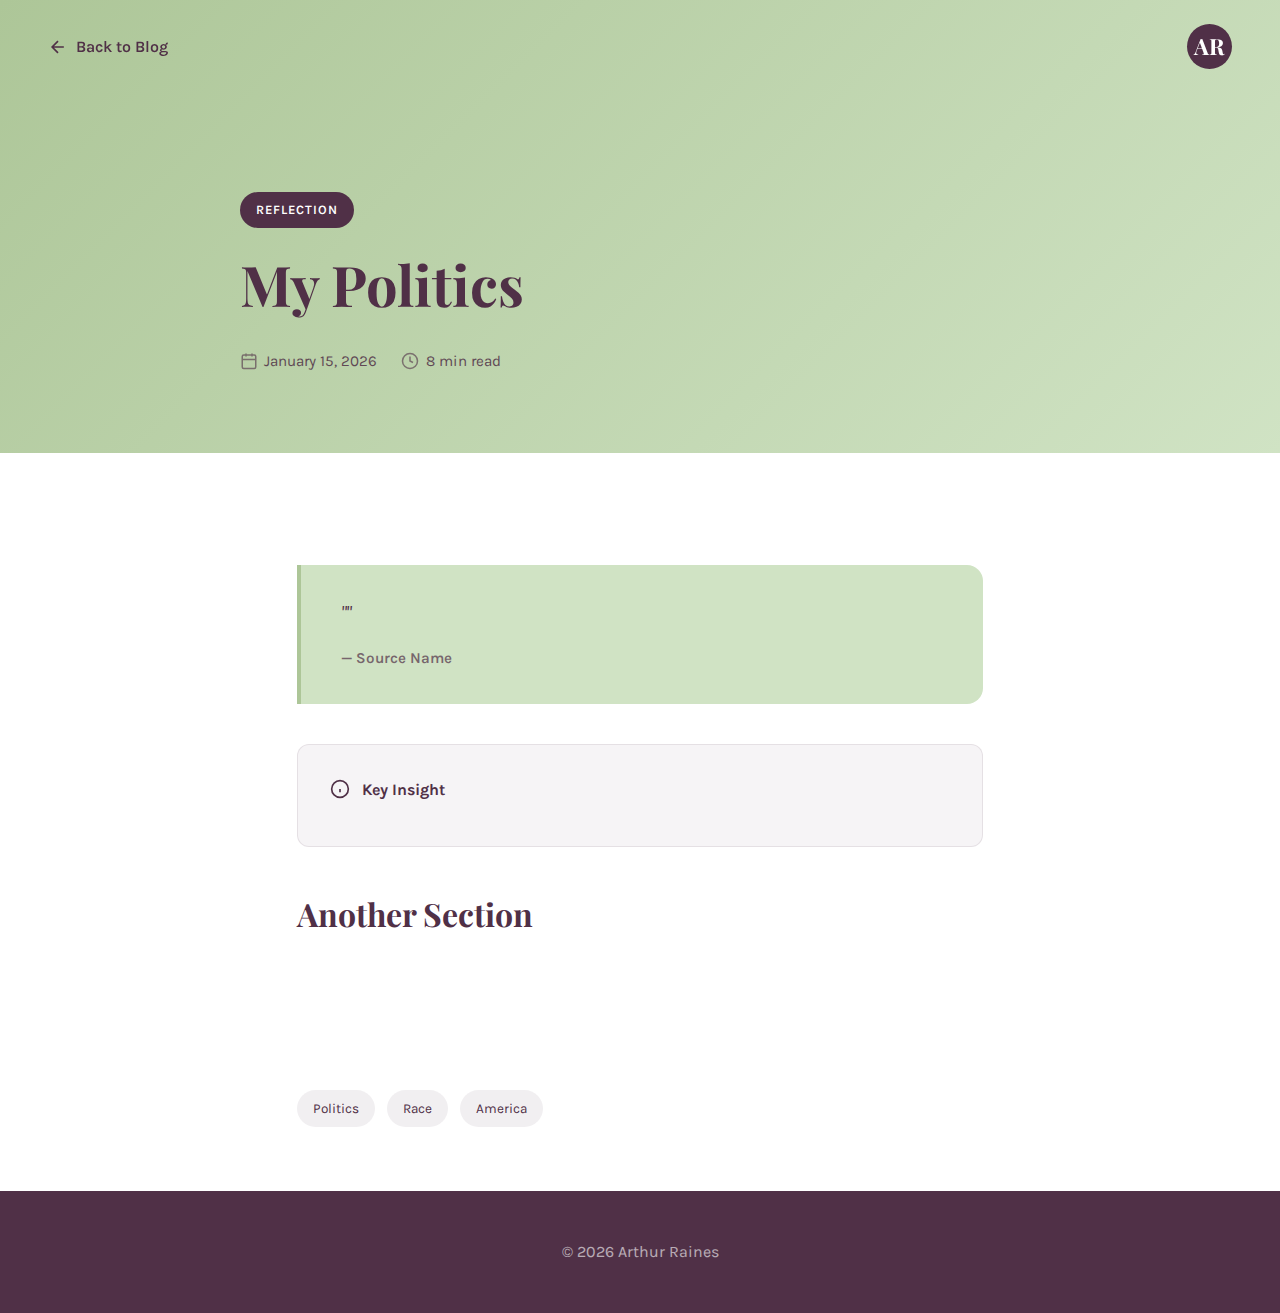
<file: reflection_blog_post_template.html>
<!DOCTYPE html>
<html lang="en">
<head>
    <meta charset="UTF-8">
    <meta name="viewport" content="width=device-width, initial-scale=1.0">
    <title>My Politics | Arthur Raines</title>
    <meta name="description" content="Brief description of the post for SEO and social sharing.">
    <link rel="icon" type="image/png" href="images/Favicon.png">
    <link rel="preconnect" href="https://fonts.googleapis.com">
    <link rel="preconnect" href="https://fonts.gstatic.com" crossorigin>
    <link href="https://fonts.googleapis.com/css2?family=Playfair+Display:ital,wght@0,400;0,600;0,700;1,400&family=Karla:wght@400;500;600;700&family=Cormorant+Garamond:ital,wght@0,400;0,500;0,600;1,400&display=swap" rel="stylesheet">
    <link rel="stylesheet" href="css/main.css">
    <link rel="stylesheet" href="css/blog.css">
</head>
<body>
<!-- Reading Progress Bar -->
<div class="reading-progress" id="readingProgress"></div>

<!-- Navigation -->
<nav class="post-nav" id="postNav">
    <a href="blog.html" class="back-link" style="color: var(--plum);">
        <svg viewBox="0 0 24 24" fill="none" stroke="currentColor" stroke-width="2">
            <path d="M19 12H5M12 19l-7-7 7-7"/>
        </svg>
        Back to Blog
    </a>
    <a href="index.html" class="logo logo--dark" style="width: 45px; height: 45px; font-size: 1.4rem;">AR</a>
</nav>

<!-- Hero -->
<header class="reflection-hero">
    <div class="reflection-hero__content">
        <span class="reflection-hero__category">Reflection</span>
        <h1 class="reflection-hero__title">My Politics</h1>
        <p class="reflection-hero__excerpt"></p>
        <div class="reflection-hero__meta post-meta">
            <span class="post-meta__item">
                <svg viewBox="0 0 24 24" fill="none" stroke="currentColor" stroke-width="2">
                    <rect x="3" y="4" width="18" height="18" rx="2" ry="2"/>
                    <line x1="16" y1="2" x2="16" y2="6"/>
                    <line x1="8" y1="2" x2="8" y2="6"/>
                    <line x1="3" y1="10" x2="21" y2="10"/>
                </svg>
                January 15, 2026
            </span>
            <span class="post-meta__item">
                <svg viewBox="0 0 24 24" fill="none" stroke="currentColor" stroke-width="2">
                    <circle cx="12" cy="12" r="10"/>
                    <path d="M12 6v6l4 2"/>
                </svg>
                8 min read
            </span>
        </div>
    </div>
</header>

<!-- Content -->
<article class="reflection-content" id="articleContent">

    <p></p>

    <p></p>

    <h2></h2>

    <p></p>

    <blockquote>
        ""
        <cite>— Source Name</cite>
    </blockquote>

    <p></p>

    <!-- Callout Box Example -->
    <div class="reflection-callout">
        <div class="reflection-callout__title">
            <svg width="20" height="20" viewBox="0 0 24 24" fill="none" stroke="currentColor" stroke-width="2">
                <circle cx="12" cy="12" r="10"/>
                <line x1="12" y1="16" x2="12" y2="12"/>
                <line x1="12" y1="8" x2="12.01" y2="8"/>
            </svg>
            Key Insight
        </div>
        <p></p>
    </div>

    <h2>Another Section</h2>

    <p></p>

    <p></p>

</article>

<!-- Post Footer -->
<footer class="post-footer">
    <div class="post-tags">
        <span class="post-tag">Politics</span>
        <span class="post-tag">Race</span>
        <span class="post-tag">America</span>
    </div>
</footer>

<!-- Footer -->
<footer class="footer">
    <p>© 2026 Arthur Raines</p>
</footer>

<script src="js/main.js"></script>
<script src="js/reading_progress_bar.js"></script>
</body>
</html>
</file>
<file: css/main.css>
:root {
    --rust: #C05746;
    --sage: #ADC698;
    --mint: #D0E3C4;
    --white: #FFFFFF;
    --plum: #503047;
    --font-display: 'Playfair Display', serif;
    --font-body: 'Karla', sans-serif;
    --transition: all 0.3s ease;
    --shadow: 0 10px 40px rgba(80, 48, 71, 0.1);
}

*, *::before, *::after {
    margin: 0;
    padding: 0;
    box-sizing: border-box;
}

body {
    font-family: var(--font-body);
    color: var(--plum);
    background: var(--white);
    line-height: 1.6;
}

h1, h2, h3, h4 {
    font-family: var(--font-display);
    font-weight: 700;
    line-height: 1.2;
}

a {
    text-decoration: none;
    transition: var(--transition);
}

/* Navigation */
.nav {
    position: fixed;
    top: 0;
    left: 0;
    right: 0;
    z-index: 1000;
    padding: 1.5rem 3rem;
    display: flex;
    justify-content: space-between;
    align-items: center;
}

.nav--dark {
    background: transparent;
}

.nav--light {
    background: linear-gradient(180deg, rgba(255,255,255,0.95) 0%, rgba(255,255,255,0) 100%);
}

.logo {
    font-family: var(--font-display);
    font-size: 1.8rem;
    font-weight: 700;
    width: 55px;
    height: 55px;
    border-radius: 50%;
    display: flex;
    align-items: center;
    justify-content: center;
    transition: var(--transition);
}

.logo--light {
    background: var(--rust);
    color: var(--white);
}

.logo--dark {
    background: var(--plum);
    color: var(--white);
}

.logo:hover {
    transform: scale(1.05);
}

/* Hamburger Menu */
.hamburger {
    width: 35px;
    height: 24px;
    display: flex;
    flex-direction: column;
    justify-content: space-between;
    cursor: pointer;
    z-index: 1001;
}

.hamburger span {
    width: 100%;
    height: 3px;
    border-radius: 2px;
    transition: var(--transition);
}

.hamburger--light span { background: var(--white); }
.hamburger--dark span { background: var(--plum); }

.hamburger.active span:nth-child(1) {
    transform: rotate(45deg) translate(7px, 7px);
}
.hamburger.active span:nth-child(2) {
    opacity: 0;
}
.hamburger.active span:nth-child(3) {
    transform: rotate(-45deg) translate(7px, -7px);
}

/* Nav Overlay */
.nav-overlay {
    position: fixed;
    inset: 0;
    background: var(--plum);
    display: flex;
    align-items: center;
    justify-content: center;
    opacity: 0;
    pointer-events: none;
    transition: opacity 0.4s ease;
    z-index: 999;
}

.nav-overlay.active {
    opacity: 1;
    pointer-events: all;
}

.nav-menu {
    list-style: none;
    text-align: center;
}

.nav-menu li {
    margin: 1.5rem 0;
    opacity: 0;
    transform: translateY(20px);
    transition: all 0.3s ease;
}

.nav-overlay.active .nav-menu li {
    opacity: 1;
    transform: translateY(0);
}

.nav-menu li:nth-child(1) { transition-delay: 0.1s; }
.nav-menu li:nth-child(2) { transition-delay: 0.15s; }
.nav-menu li:nth-child(3) { transition-delay: 0.2s; }
.nav-menu li:nth-child(4) { transition-delay: 0.25s; }
.nav-menu li:nth-child(5) { transition-delay: 0.3s; }

.nav-menu a {
    font-family: var(--font-display);
    font-size: 2.5rem;
    color: var(--white);
}

.nav-menu a:hover {
    color: var(--sage);
}

.nav-menu .cta {
    color: var(--rust);
}

/* Buttons */
.btn {
    display: inline-block;
    padding: 1rem 2rem;
    border-radius: 50px;
    font-weight: 600;
    transition: var(--transition);
}

.btn--primary {
    background: var(--rust);
    color: var(--white);
}

.btn--primary:hover {
    background: var(--plum);
    transform: translateY(-2px);
}

.btn--outline {
    border: 2px solid var(--plum);
    color: var(--plum);
}

.btn--outline:hover {
    background: var(--plum);
    color: var(--white);
}

/* Footer */
.footer {
    padding: 3rem;
    text-align: center;
    background: var(--plum);
    color: var(--white);
}

.footer p {
    opacity: 0.6;
}

/* Responsive */
@media (max-width: 768px) {
    .nav {
        padding: 1rem 1.5rem;
    }

    .nav-menu a {
        font-size: 2rem;
    }
}
</file>
<file: css/home.css>
/* ===================================
   HOMEPAGE STYLES
   =================================== */

/* Hero */
.hero {
    min-height: 100vh;
    display: grid;
    grid-template-columns: 45% 55%;
    background: var(--plum);
    color: var(--white);
}

.hero__image {
    position: relative;
}

.hero__placeholder {
    height: 100%;
    background: linear-gradient(135deg, var(--rust), var(--plum));
    display: flex;
    align-items: center;
    justify-content: center;
    font-family: var(--font-display);
    font-size: 1.5rem;
    opacity: 0.3;
}

.hero__content {
    display: flex;
    flex-direction: column;
    justify-content: center;
    padding: 4rem;
    max-width: 650px;
}

.hero__location {
    display: inline-block;
    background: rgba(255, 255, 255, 0.1);
    padding: 0.5rem 1rem;
    border-radius: 20px;
    font-size: 0.9rem;
    margin-bottom: 2rem;
    width: fit-content;
}

.hero__title {
    font-size: 4rem;
    margin-bottom: 1rem;
    letter-spacing: -1px;
}

.hero__title em {
    color: var(--sage);
}

.hero__text {
    font-size: 1.2rem;
    opacity: 0.9;
    margin-bottom: 2rem;
    line-height: 1.7;
}

.hero__tags {
    display: flex;
    gap: 1rem;
    margin-bottom: 2.5rem;
}

.tag {
    background: rgba(255, 255, 255, 0.1);
    padding: 0.75rem 1.25rem;
    border-radius: 10px;
    font-weight: 600;
    display: flex;
    flex-direction: column;
}

.tag small {
    font-size: 0.75rem;
    opacity: 0.7;
    font-weight: 400;
    margin-top: 0.25rem;
}

.hero__img {
    width: 100%;
    height: 100%;
    object-fit: cover;
    object-position: center top;
}

.hero__buttons {
    display: flex;
    gap: 1rem;
}

.btn--outline-light {
    border: 2px solid rgba(255, 255, 255, 0.3);
    color: var(--white);
    padding: 1rem 2rem;
    border-radius: 50px;
    font-weight: 600;
}

.btn--outline-light:hover {
    border-color: var(--sage);
    background: rgba(173, 198, 152, 0.1);
}

/* Research */
.research {
    padding: 6rem 4rem;
    background: var(--white);
}

.research__title {
    font-size: 3rem;
    color: var(--plum);
    margin-bottom: 3rem;
    max-width: 1200px;
    margin-left: auto;
    margin-right: auto;
}

.research__grid {
    display: grid;
    grid-template-columns: repeat(3, 1fr);
    gap: 2rem;
    max-width: 1200px;
    margin: 0 auto;
}

.card {
    border-radius: 20px;
    overflow: hidden;
    transition: var(--transition);
    position: relative;
}

.card:hover {
    transform: translateY(-8px);
}

.card--sage {
    background: linear-gradient(135deg, var(--sage), var(--mint));
}
.card--rust {
    background: linear-gradient(135deg, var(--rust), var(--plum));
    color: var(--white);
}
.card--plum {
    background: linear-gradient(135deg, var(--plum), var(--sage));
    color: var(--white);
}
.card--gold {
    background: linear-gradient(135deg, var(--mint), var(--sage));
}

.card__number {
    position: absolute;
    top: 1rem;
    right: 1.5rem;
    font-family: var(--font-display);
    font-size: 3rem;
    font-weight: 700;
    opacity: 0.2;
}

.card__icon {
    padding: 2.5rem 2rem 1rem;
    display: flex;
    justify-content: center;
}

.card__label {
    display: inline-block;
    background: rgba(255, 255, 255, 0.2);
    padding: 0.3rem 0.8rem;
    border-radius: 20px;
    font-size: 0.75rem;
    font-weight: 600;
    text-transform: uppercase;
    letter-spacing: 0.5px;
    margin: 0 2rem 1rem;
}

.card--sage .card__label {
    background: var(--plum);
    color: var(--white);
}

.card h3 {
    font-size: 1.4rem;
    margin: 0 2rem 0.75rem;
}

.card p {
    margin: 0 2rem 1rem;
    opacity: 0.85;
    line-height: 1.5;
}

.card a {
    display: block;
    padding: 1.25rem 2rem;
    background: rgba(255, 255, 255, 0.1);
    font-weight: 600;
    color: inherit;
    margin-top: 1rem;
}

.card a:hover {
    background: rgba(255, 255, 255, 0.2);
}

/* Quote */
.quote {
    padding: 6rem 4rem;
    background: linear-gradient(135deg, var(--sage), var(--mint));
    text-align: center;
}

.quote blockquote {
    font-family: var(--font-display);
    font-size: 2rem;
    font-style: italic;
    color: var(--plum);
    max-width: 800px;
    margin: 0 auto 1.5rem;
    line-height: 1.5;
}

.quote cite {
    font-family: var(--font-display);
    font-size: 1.2rem;
    color: var(--plum);
    font-style: normal;
    font-weight: 600;
}

/* Contact */
.contact {
    padding: 6rem 4rem;
    background: var(--plum);
    color: var(--white);
    text-align: center;
}

.contact h2 {
    font-size: 3rem;
    margin-bottom: 1rem;
}

.contact p {
    font-size: 1.1rem;
    opacity: 0.9;
    margin-bottom: 2rem;
}

/* Responsive */
@media (max-width: 1024px) {
    .hero {
        grid-template-columns: 1fr;
    }

    .hero__image {
        height: 40vh;
    }

    .research__grid {
        grid-template-columns: 1fr;
    }
}

@media (max-width: 768px) {
    .hero__content {
        padding: 2rem;
    }

    .hero__title {
        font-size: 2.5rem;
    }

    .hero__tags {
        flex-direction: column;
    }

    .hero__buttons {
        flex-direction: column;
    }

    .research {
        padding: 4rem 2rem;
    }

    .research__title {
        font-size: 2rem;
    }

    .quote blockquote {
        font-size: 1.5rem;
    }
}
</file>
<file: css/blog.css>
/* ===================================
   BLOG STYLES
   Shared styles + type-specific templates
   =================================== */

/* ===== SHARED BLOG STYLES ===== */

/* Blog Index Page */
.blog-hero {
    padding: 10rem 4rem 4rem;
    background: linear-gradient(135deg, var(--plum), #6b4560);
    color: var(--white);
    text-align: center;
}

.blog-hero h1 {
    font-size: 4rem;
    margin-bottom: 1rem;
}

.blog-hero p {
    font-size: 1.25rem;
    opacity: 0.85;
    max-width: 600px;
    margin: 0 auto;
}

/* Category Filter */
.blog-filter {
    padding: 2rem 4rem;
    background: var(--white);
    border-bottom: 1px solid rgba(80, 48, 71, 0.1);
    position: sticky;
    top: 0;
    z-index: 100;
}

.filter-container {
    max-width: 1200px;
    margin: 0 auto;
    display: flex;
    justify-content: center;
    gap: 1rem;
    flex-wrap: wrap;
}

.filter-btn {
    padding: 0.75rem 1.5rem;
    border: 2px solid var(--plum);
    border-radius: 30px;
    background: transparent;
    color: var(--plum);
    font-family: var(--font-body);
    font-size: 0.9rem;
    font-weight: 600;
    cursor: pointer;
    transition: var(--transition);
}

.filter-btn:hover,
.filter-btn.active {
    background: var(--plum);
    color: var(--white);
}

.filter-btn[data-category="stories"].active {
    background: var(--rust);
    border-color: var(--rust);
}

.filter-btn[data-category="reflections"].active {
    background: var(--sage);
    border-color: var(--sage);
    color: var(--plum);
}

.filter-btn[data-category="economics"].active {
    background: #1a9b9e;
    border-color: #1a9b9e;
}

/* Blog Grid */
.blog-grid-section {
    padding: 4rem;
    background: #f8f6f4;
    min-height: 60vh;
}

.blog-grid {
    max-width: 1200px;
    margin: 0 auto;
    display: grid;
    grid-template-columns: repeat(auto-fill, minmax(350px, 1fr));
    gap: 2rem;
}

/* Blog Card */
.blog-card {
    background: var(--white);
    border-radius: 16px;
    overflow: hidden;
    box-shadow: 0 4px 20px rgba(80, 48, 71, 0.08);
    transition: var(--transition);
    display: flex;
    flex-direction: column;
}

.blog-card:hover {
    transform: translateY(-8px);
    box-shadow: 0 12px 40px rgba(80, 48, 71, 0.15);
}

.blog-card__image {
    height: 200px;
    overflow: hidden;
}

.blog-card__image img {
    width: 100%;
    height: 100%;
    object-fit: cover;
    transition: transform 0.5s ease;
}

.blog-card:hover .blog-card__image img {
    transform: scale(1.05);
}

/* Placeholder gradients for cards without images */
.blog-card__image--story {
    background: linear-gradient(135deg, #1a1a2e 0%, #16213e 50%, #0f3460 100%);
}

.blog-card__image--reflection {
    background: linear-gradient(135deg, var(--sage), var(--mint));
}

.blog-card__image--economics {
    background: linear-gradient(135deg, var(--rust), var(--plum));
}

.blog-card__content {
    padding: 1.5rem;
    flex: 1;
    display: flex;
    flex-direction: column;
}

.blog-card__category {
    display: inline-block;
    padding: 0.3rem 0.8rem;
    border-radius: 20px;
    font-size: 0.75rem;
    font-weight: 600;
    text-transform: uppercase;
    letter-spacing: 0.5px;
    margin-bottom: 1rem;
    width: fit-content;
}

.blog-card__category--story {
    background: rgba(192, 87, 70, 0.15);
    color: var(--rust);
}

.blog-card__category--reflection {
    background: rgba(173, 198, 152, 0.3);
    color: #5a7a4a;
}

.blog-card__category--economics {
    background: rgba(26, 155, 158, 0.15);
    color: #1a9b9e;
}

.blog-card__title {
    font-size: 1.4rem;
    color: var(--plum);
    margin-bottom: 0.75rem;
    line-height: 1.3;
}

.blog-card__excerpt {
    color: var(--plum);
    opacity: 0.75;
    line-height: 1.6;
    margin-bottom: 1.5rem;
    flex: 1;
}

.blog-card__meta {
    display: flex;
    justify-content: space-between;
    align-items: center;
    padding-top: 1rem;
    border-top: 1px solid rgba(80, 48, 71, 0.1);
    font-size: 0.85rem;
    color: var(--plum);
    opacity: 0.6;
}

.blog-card__link {
    color: var(--rust);
    font-weight: 600;
    text-decoration: none;
}

.blog-card__link:hover {
    text-decoration: underline;
}

/* ===== POST SHARED STYLES ===== */

.post-nav {
    position: fixed;
    top: 0;
    left: 0;
    right: 0;
    padding: 1.5rem 3rem;
    display: flex;
    justify-content: space-between;
    align-items: center;
    z-index: 1000;
    transition: background 0.3s ease;
}

.post-nav.scrolled {
    background: rgba(255, 255, 255, 0.95);
    backdrop-filter: blur(10px);
    box-shadow: 0 2px 20px rgba(0, 0, 0, 0.1);
}

.back-link {
    display: flex;
    align-items: center;
    gap: 0.5rem;
    color: var(--white);
    font-weight: 600;
    transition: var(--transition);
}

.post-nav.scrolled .back-link {
    color: var(--plum);
}

.back-link:hover {
    opacity: 0.7;
}

.back-link svg {
    width: 20px;
    height: 20px;
}

/* Reading Progress Bar */
.reading-progress {
    position: fixed;
    top: 0;
    left: 0;
    width: 0%;
    height: 3px;
    background: var(--rust);
    z-index: 1001;
    transition: width 0.1s ease;
}

/* Post Meta Info */
.post-meta {
    display: flex;
    align-items: center;
    gap: 1.5rem;
    flex-wrap: wrap;
    font-size: 0.95rem;
    opacity: 0.85;
}

.post-meta__item {
    display: flex;
    align-items: center;
    gap: 0.4rem;
}

.post-meta__item svg {
    width: 18px;
    height: 18px;
    opacity: 0.7;
}

/* Post Footer */
.post-footer {
    max-width: 750px;
    margin: 4rem auto;
    padding: 0 2rem;
}

.post-tags {
    display: flex;
    gap: 0.75rem;
    flex-wrap: wrap;
    margin-bottom: 2rem;
}

.post-tag {
    padding: 0.5rem 1rem;
    background: rgba(80, 48, 71, 0.08);
    border-radius: 20px;
    font-size: 0.85rem;
    color: var(--plum);
}

.post-share {
    display: flex;
    align-items: center;
    gap: 1rem;
    padding-top: 2rem;
    border-top: 1px solid rgba(80, 48, 71, 0.1);
}

.post-share span {
    font-weight: 600;
    color: var(--plum);
}

.share-btn {
    width: 40px;
    height: 40px;
    border-radius: 50%;
    border: 2px solid rgba(80, 48, 71, 0.2);
    background: transparent;
    display: flex;
    align-items: center;
    justify-content: center;
    cursor: pointer;
    transition: var(--transition);
}

.share-btn:hover {
    background: var(--plum);
    border-color: var(--plum);
    color: var(--white);
}

.share-btn svg {
    width: 18px;
    height: 18px;
}

/* Related Posts */
.related-posts {
    padding: 4rem;
    background: #f8f6f4;
}

.related-posts h3 {
    text-align: center;
    font-size: 2rem;
    color: var(--plum);
    margin-bottom: 2rem;
}

.related-posts__grid {
    max-width: 1000px;
    margin: 0 auto;
    display: grid;
    grid-template-columns: repeat(auto-fit, minmax(280px, 1fr));
    gap: 2rem;
}

/* ===== SHORT STORY TEMPLATE ===== */

.story-hero {
    min-height: 100vh;
    display: flex;
    align-items: center;
    justify-content: center;
    position: relative;
    background: linear-gradient(135deg, #1a1a2e 0%, #16213e 50%, #0f3460 100%);
    color: var(--white);
    overflow: hidden;
}

.story-hero::before {
    content: '';
    position: absolute;
    inset: 0;
    background: url("data:image/svg+xml,%3Csvg viewBox='0 0 400 400' xmlns='http://www.w3.org/2000/svg'%3E%3Cfilter id='noiseFilter'%3E%3CfeTurbulence type='fractalNoise' baseFrequency='0.9' numOctaves='3' stitchTiles='stitch'/%3E%3C/filter%3E%3Crect width='100%25' height='100%25' filter='url(%23noiseFilter)'/%3E%3C/svg%3E");
    opacity: 0.03;
    pointer-events: none;
}

.story-hero__content {
    max-width: 800px;
    padding: 4rem 2rem;
    text-align: center;
    position: relative;
    z-index: 1;
}

.story-hero__category {
    display: inline-block;
    padding: 0.5rem 1.25rem;
    background: rgba(192, 87, 70, 0.3);
    border: 1px solid rgba(192, 87, 70, 0.5);
    border-radius: 30px;
    font-size: 0.8rem;
    font-weight: 600;
    text-transform: uppercase;
    letter-spacing: 2px;
    color: #e8a090;
    margin-bottom: 2rem;
}

.story-hero__title {
    font-family: 'Cormorant Garamond', 'Playfair Display', serif;
    font-size: 4.5rem;
    font-weight: 400;
    line-height: 1.1;
    margin-bottom: 1.5rem;
    letter-spacing: -0.02em;
}

.story-hero__subtitle {
    font-family: 'Cormorant Garamond', serif;
    font-size: 1.5rem;
    font-style: italic;
    opacity: 0.7;
    margin-bottom: 2rem;
}

.story-hero__meta {
    display: flex;
    justify-content: center;
    gap: 2rem;
    opacity: 0.6;
    font-size: 0.9rem;
}

.story-hero__scroll {
    position: absolute;
    bottom: 3rem;
    left: 50%;
    transform: translateX(-50%);
    display: flex;
    flex-direction: column;
    align-items: center;
    gap: 0.5rem;
    opacity: 0.5;
    animation: bounce 2s ease-in-out infinite;
}

@keyframes bounce {
    0%, 100% { transform: translateX(-50%) translateY(0); }
    50% { transform: translateX(-50%) translateY(10px); }
}

.story-hero__scroll svg {
    width: 24px;
    height: 24px;
}

/* Story Content */
.story-content {
    max-width: 700px;
    margin: 0 auto;
    padding: 5rem 2rem;
    font-family: 'Cormorant Garamond', Georgia, serif;
    font-size: 1.3rem;
    line-height: 2;
    color: #2a2a2a;
}

.story-content p {
    margin-bottom: 1.75rem;
    text-align: justify;
    text-indent: 2rem;
}

.story-content p:first-of-type {
    text-indent: 0;
}

/* Drop Cap */
.story-content p:first-of-type::first-letter {
    float: left;
    font-size: 5.5rem;
    line-height: 0.8;
    padding-right: 0.75rem;
    padding-top: 0.25rem;
    font-family: 'Playfair Display', serif;
    font-weight: 700;
    color: var(--rust);
}

/* Scene Break */
.scene-break {
    text-align: center;
    margin: 3rem 0;
    font-size: 1.5rem;
    letter-spacing: 1rem;
    color: var(--rust);
    opacity: 0.5;
}

.scene-break::before {
    content: '⁂';
}

/* Pull Quote for Stories */
.story-pullquote {
    margin: 3rem -2rem;
    padding: 2.5rem 3rem;
    background: linear-gradient(135deg, rgba(192, 87, 70, 0.08), rgba(80, 48, 71, 0.05));
    border-left: 4px solid var(--rust);
    font-family: 'Cormorant Garamond', serif;
    font-size: 1.6rem;
    font-style: italic;
    line-height: 1.6;
    color: var(--plum);
    position: relative;
}

.story-pullquote::before {
    content: '"';
    position: absolute;
    top: 1rem;
    left: 1.5rem;
    font-size: 4rem;
    font-family: 'Playfair Display', serif;
    color: var(--rust);
    opacity: 0.3;
    line-height: 1;
}

/* Story End Mark */
.story-end {
    text-align: center;
    margin-top: 4rem;
    font-size: 2rem;
    color: var(--rust);
}

.story-end::before {
    content: '— THE END —';
    font-family: 'Playfair Display', serif;
    font-size: 0.9rem;
    letter-spacing: 0.3em;
}

/* ===== REFLECTION/POLITICAL TEMPLATE ===== */

.reflection-hero {
    padding: 12rem 4rem 5rem;
    background: linear-gradient(135deg, var(--sage), var(--mint));
    position: relative;
}

.reflection-hero__content {
    max-width: 800px;
    margin: 0 auto;
}

.reflection-hero__category {
    display: inline-block;
    padding: 0.5rem 1rem;
    background: var(--plum);
    color: var(--white);
    border-radius: 20px;
    font-size: 0.8rem;
    font-weight: 600;
    text-transform: uppercase;
    letter-spacing: 1px;
    margin-bottom: 1.5rem;
}

.reflection-hero__title {
    font-size: 3.5rem;
    color: var(--plum);
    line-height: 1.15;
    margin-bottom: 1.5rem;
}

.reflection-hero__excerpt {
    font-size: 1.3rem;
    color: var(--plum);
    opacity: 0.85;
    line-height: 1.6;
    margin-bottom: 2rem;
}

.reflection-hero__meta {
    color: var(--plum);
}

/* Reflection Content */
.reflection-content {
    max-width: 750px;
    margin: 0 auto;
    padding: 4rem 2rem;
}

.reflection-content p {
    font-size: 1.15rem;
    line-height: 1.85;
    color: var(--plum);
    margin-bottom: 1.75rem;
}

.reflection-content h2 {
    font-size: 2rem;
    color: var(--plum);
    margin: 3rem 0 1.5rem;
}

.reflection-content h3 {
    font-size: 1.5rem;
    color: var(--plum);
    margin: 2.5rem 0 1rem;
}

/* Blockquote for Reflections */
.reflection-content blockquote {
    margin: 2.5rem 0;
    padding: 2rem 2.5rem;
    background: var(--mint);
    border-radius: 0 16px 16px 0;
    border-left: 4px solid var(--sage);
    font-size: 1.2rem;
    font-style: italic;
    color: var(--plum);
    line-height: 1.7;
}

.reflection-content blockquote cite {
    display: block;
    margin-top: 1rem;
    font-size: 0.95rem;
    font-style: normal;
    font-weight: 600;
    opacity: 0.7;
}

/* Callout Box */
.reflection-callout {
    margin: 2.5rem 0;
    padding: 2rem;
    background: rgba(80, 48, 71, 0.05);
    border-radius: 12px;
    border: 1px solid rgba(80, 48, 71, 0.1);
}

.reflection-callout__title {
    display: flex;
    align-items: center;
    gap: 0.75rem;
    font-weight: 700;
    color: var(--plum);
    margin-bottom: 0.75rem;
}

.reflection-callout p {
    margin-bottom: 0;
    font-size: 1.05rem;
}

/* ===== ECONOMICS DEEP-DIVE TEMPLATE ===== */

.econ-hero {
    padding: 12rem 4rem 5rem;
    background: linear-gradient(135deg, var(--rust), var(--plum));
    color: var(--white);
}

.econ-hero__content {
    max-width: 900px;
    margin: 0 auto;
}

.econ-hero__category {
    display: inline-block;
    padding: 0.5rem 1rem;
    background: rgba(255, 255, 255, 0.2);
    border-radius: 20px;
    font-size: 0.8rem;
    font-weight: 600;
    text-transform: uppercase;
    letter-spacing: 1px;
    margin-bottom: 1.5rem;
}

.econ-hero__title {
    font-size: 3.5rem;
    line-height: 1.15;
    margin-bottom: 1.5rem;
}

.econ-hero__excerpt {
    font-size: 1.3rem;
    opacity: 0.9;
    line-height: 1.6;
    margin-bottom: 2rem;
    max-width: 700px;
}

.econ-hero__meta {
    opacity: 0.8;
}

/* Table of Contents */
.econ-toc {
    max-width: 750px;
    margin: -2rem auto 3rem;
    padding: 2rem;
    background: var(--white);
    border-radius: 16px;
    box-shadow: 0 10px 40px rgba(0, 0, 0, 0.1);
    position: relative;
    z-index: 10;
}

.econ-toc__title {
    font-size: 1rem;
    font-weight: 700;
    text-transform: uppercase;
    letter-spacing: 1px;
    color: var(--plum);
    margin-bottom: 1rem;
    opacity: 0.7;
}

.econ-toc__list {
    list-style: none;
    counter-reset: toc;
}

.econ-toc__list li {
    counter-increment: toc;
    margin-bottom: 0.75rem;
}

.econ-toc__list a {
    display: flex;
    align-items: center;
    gap: 1rem;
    color: var(--plum);
    font-weight: 500;
    transition: var(--transition);
}

.econ-toc__list a::before {
    content: counter(toc, decimal-leading-zero);
    font-family: var(--font-display);
    font-size: 0.85rem;
    color: #1a9b9e;
    opacity: 0.7;
}

.econ-toc__list a:hover {
    color: #1a9b9e;
}

/* Economics Content */
.econ-content {
    max-width: 750px;
    margin: 0 auto;
    padding: 2rem;
}

.econ-content p {
    font-size: 1.15rem;
    line-height: 1.85;
    color: var(--plum);
    margin-bottom: 1.75rem;
}

.econ-content h2 {
    font-size: 2rem;
    color: var(--plum);
    margin: 3.5rem 0 1.5rem;
    padding-top: 2rem;
    border-top: 1px solid rgba(80, 48, 71, 0.1);
}

.econ-content h2:first-of-type {
    border-top: none;
    padding-top: 0;
    margin-top: 0;
}

.econ-content h3 {
    font-size: 1.4rem;
    color: var(--plum);
    margin: 2rem 0 1rem;
}

/* Figure with Caption */
.econ-figure {
    margin: 2.5rem -2rem;
    padding: 0;
}

.econ-figure img {
    width: 100%;
    border-radius: 12px;
    box-shadow: 0 8px 30px rgba(0, 0, 0, 0.1);
}

.econ-figure figcaption {
    margin-top: 1rem;
    padding: 0 2rem;
    font-size: 0.9rem;
    color: var(--plum);
    opacity: 0.7;
    text-align: center;
    font-style: italic;
}

/* Data Highlight Box */
.econ-data-box {
    margin: 2.5rem 0;
    padding: 2rem;
    background: linear-gradient(135deg, rgba(26, 155, 158, 0.1), rgba(26, 155, 158, 0.05));
    border-radius: 16px;
    border: 1px solid rgba(26, 155, 158, 0.2);
}

.econ-data-box__stat {
    display: flex;
    align-items: baseline;
    gap: 0.5rem;
    margin-bottom: 0.5rem;
}

.econ-data-box__number {
    font-family: var(--font-display);
    font-size: 3rem;
    font-weight: 700;
    color: #1a9b9e;
}

.econ-data-box__unit {
    font-size: 1.25rem;
    color: #1a9b9e;
    opacity: 0.8;
}

.econ-data-box__label {
    font-size: 1rem;
    color: var(--plum);
    opacity: 0.8;
}

/* Footnote Reference */
.footnote-ref {
    font-size: 0.75em;
    vertical-align: super;
    color: #1a9b9e;
    cursor: pointer;
    text-decoration: none;
}

.footnote-ref:hover {
    text-decoration: underline;
}

/* Footnotes Section */
.econ-footnotes {
    margin-top: 4rem;
    padding-top: 2rem;
    border-top: 1px solid rgba(80, 48, 71, 0.1);
}

.econ-footnotes h4 {
    font-size: 1rem;
    text-transform: uppercase;
    letter-spacing: 1px;
    color: var(--plum);
    opacity: 0.7;
    margin-bottom: 1.5rem;
}

.econ-footnotes ol {
    padding-left: 1.5rem;
}

.econ-footnotes li {
    font-size: 0.95rem;
    color: var(--plum);
    opacity: 0.8;
    line-height: 1.6;
    margin-bottom: 0.75rem;
}

/* Chart Container */
.econ-chart {
    margin: 2.5rem 0;
    padding: 1.5rem;
    background: var(--white);
    border-radius: 16px;
    box-shadow: 0 4px 20px rgba(0, 0, 0, 0.05);
}

.econ-chart__title {
    font-size: 1.1rem;
    font-weight: 600;
    color: var(--plum);
    margin-bottom: 1rem;
}

.econ-chart__placeholder {
    height: 300px;
    background: linear-gradient(135deg, #f8f9fa, #e9ecef);
    border-radius: 8px;
    display: flex;
    align-items: center;
    justify-content: center;
    color: var(--plum);
    opacity: 0.5;
}

/* ===== RESPONSIVE ===== */

@media (max-width: 768px) {
    .blog-hero {
        padding: 8rem 2rem 3rem;
    }
    
    .blog-hero h1 {
        font-size: 2.5rem;
    }
    
    .blog-filter {
        padding: 1.5rem;
    }
    
    .filter-btn {
        padding: 0.5rem 1rem;
        font-size: 0.8rem;
    }
    
    .blog-grid-section {
        padding: 2rem 1rem;
    }
    
    .blog-grid {
        grid-template-columns: 1fr;
    }
    
    /* Story Mobile */
    .story-hero__title {
        font-size: 2.5rem;
    }
    
    .story-content {
        padding: 3rem 1.5rem;
        font-size: 1.15rem;
    }
    
    .story-content p:first-of-type::first-letter {
        font-size: 4rem;
    }
    
    .story-pullquote {
        margin: 2rem -0.5rem;
        padding: 1.5rem;
        font-size: 1.3rem;
    }
    
    /* Reflection Mobile */
    .reflection-hero {
        padding: 8rem 2rem 3rem;
    }
    
    .reflection-hero__title {
        font-size: 2.25rem;
    }
    
    .reflection-content {
        padding: 3rem 1.5rem;
    }
    
    /* Economics Mobile */
    .econ-hero {
        padding: 8rem 2rem 3rem;
    }
    
    .econ-hero__title {
        font-size: 2.25rem;
    }
    
    .econ-toc {
        margin: -1rem 1rem 2rem;
    }
    
    .econ-content {
        padding: 2rem 1.5rem;
    }
    
    .econ-figure {
        margin: 2rem -1rem;
    }
    
    .post-nav {
        padding: 1rem 1.5rem;
    }
}

/* Print Styles for Stories */
@media print {
    .post-nav,
    .reading-progress,
    .post-share,
    .related-posts {
        display: none;
    }
    
    .story-hero {
        min-height: auto;
        padding: 2rem;
        background: none;
        color: black;
    }
    
    .story-content {
        max-width: 100%;
        padding: 0;
    }
}
</file>
